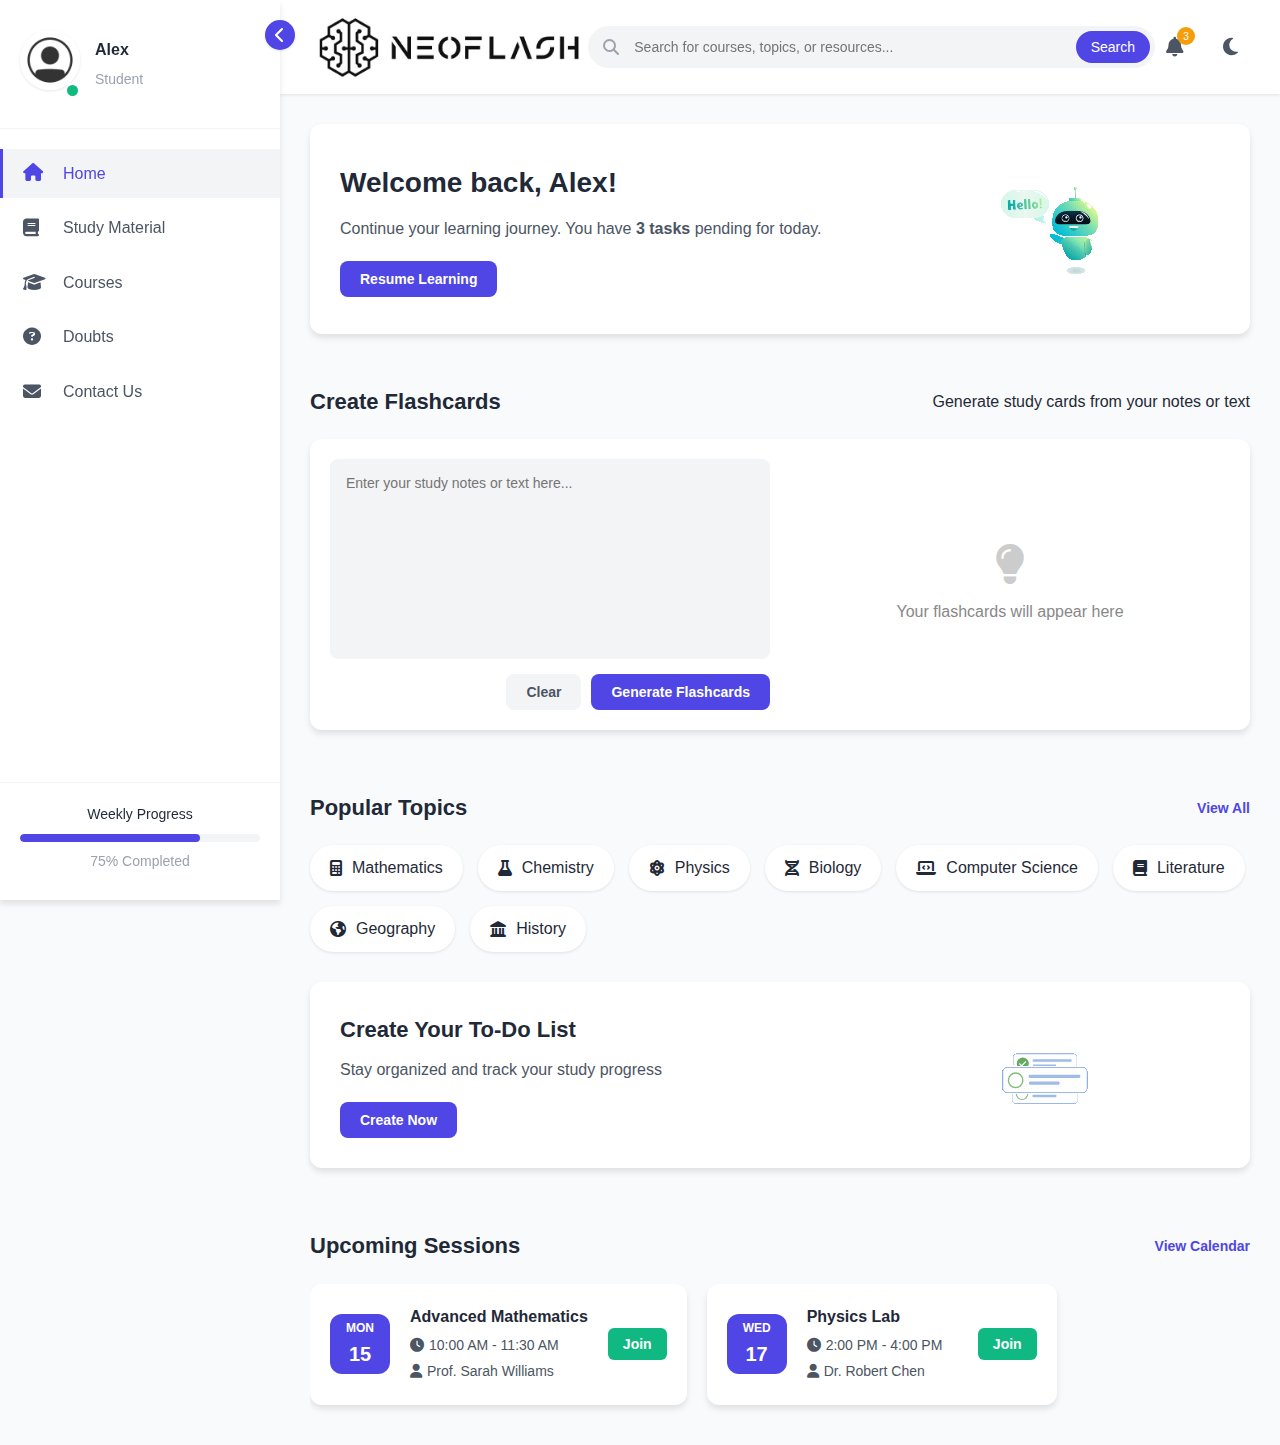
<file: html/index.html>
<!DOCTYPE html>
<html lang="en">
<head>
    <meta charset="UTF-8">
    <meta name="viewport" content="width=device-width, initial-scale=1.0">
    <title>NeoFlash - Educational Dashboard</title>
    <link rel="stylesheet" href="../css/style.css">
    <link rel="stylesheet" href="../css/card.css">
    <link rel="stylesheet" href="https://cdnjs.cloudflare.com/ajax/libs/font-awesome/6.4.0/css/all.min.css">
</head>
<body>
    <div class="app-container">
        <!-- Sidebar -->
        <aside class="sidebar" id="sidebar">
            <div class="sidebar-toggle" id="sidebar-toggle">
                <i class="fas fa-chevron-left"></i>
            </div>
            
            <div class="profile-section">
                <div class="profile-image">
                    <img src="../images/userlogo.png" alt="User Profile">
                    <div class="status-indicator online"></div>
                </div>
                <div class="profile-info">
                    <h3>Alex </h3>
                    <p>Student</p>
                </div>
            </div>
            
            <nav class="sidebar-nav">
                <ul>
                    <li ><a href="index.html"><i class="fas fa-home"></i> <span>Home</span></a></li>
                    <li><a href="repo.html"><i class="fas fa-book"></i> <span>Study Material</span></a></li>
                    <li><a href="course.html"><i class="fas fa-graduation-cap"></i> <span>Courses</span></a></li>
                    <li><a href="doubts.html"><i class="fas fa-question-circle"></i> <span>Doubts</span></a></li>
                    <li><a href="contact.html" id="contact-link"><i class="fas fa-envelope"></i> <span>Contact Us</span></a></li>
                </ul>
            </nav>
            
            <div class="sidebar-footer">
                <div class="progress-container">
                    <p>Weekly Progress</p>
                    <div class="progress-bar">
                        <div class="progress" style="width: 75%"></div>
                    </div>
                    <p class="progress-text">75% Completed</p>
                </div>
            </div>
        </aside>

        <!-- Main Content -->
        <main class="main-content">
            <header class="main-header">
                <img src="../images/logo.png" alt="" class="logo">
                <div class="search-container">
                    <i class="fas fa-search search-icon"></i>
                    <input type="text" placeholder="Search for courses, topics, or resources..." class="search-input">
                    <button class="search-btn">Search</button>
                </div>
                <div class="header-actions">
                    <button class="notification-btn">
                        <i class="fas fa-bell"></i>
                        <span class="notification-badge">3</span>
                    </button>
                    <button class="theme-toggle" id="theme-toggle">
                        <i class="fas fa-moon"></i>
                    </button>
                </div>
            </header>

            <div class="dashboard-content" id="dashboard-content">
                <section class="welcome-section">
                    <div class="welcome-card">
                        <div class="welcome-text">
                            <h1>Welcome back, Alex!</h1>
                            <p>Continue your learning journey. You have <strong>3 tasks</strong> pending for today.</p>
                            <button class="primary-btn">Resume Learning</button>
                        </div>
                        <div class="welcome-image" >
                            <img src="../images/welcome.gif" alt="Welcome Illustration">
                        </div>
                    </div>
                </section>

                <section class="flashcards-section">
                    <div class="section-header">
                        <h2>Create Flashcards</h2>
                        <p>Generate study cards from your notes or text</p>
                    </div>
                    
                    <div class="flashcard-creator">
                        <div class="input-area">
                            <textarea placeholder="Enter your study notes or text here..." id="flashcard-input"></textarea>
                            <div class="action-buttons">
                                <button class="secondary-btn" id="clear-btn">Clear</button>
                                <button class="primary-btn" id="generate-btn">Generate Flashcards</button>
                            </div>
                        </div>
                        
                        <div class="flashcards-container" id="flashcards-container">
                            <div class="empty-state">
                                <i class="fas fa-lightbulb"></i>
                                <p>Your flashcards will appear here</p>
                            </div>
                        </div>
                    </div>
                </section>

                <section class="topics-section">
                    <div class="section-header">
                        <h2>Popular Topics</h2>
                        <a href="course.html" class="view-all">View All</a>
                    </div>
                    
                    <div class="topics-container">
                        <div class="topic-tag">
                            <i class="fas fa-calculator"></i>
                            <span>Mathematics</span>
                        </div>
                        <div class="topic-tag">
                            <i class="fas fa-flask"></i>
                            <span>Chemistry</span>
                        </div>
                        <div class="topic-tag">
                            <i class="fas fa-atom"></i>
                            <span>Physics</span>
                        </div>
                        <div class="topic-tag">
                            <i class="fas fa-dna"></i>
                            <span>Biology</span>
                        </div>
                        <div class="topic-tag">
                            <i class="fas fa-laptop-code"></i>
                            <span>Computer Science</span>
                        </div>
                        <div class="topic-tag">
                            <i class="fas fa-book"></i>
                            <span>Literature</span>
                        </div>
                        <div class="topic-tag">
                            <i class="fas fa-globe-americas"></i>
                            <span>Geography</span>
                        </div>
                        <div class="topic-tag">
                            <i class="fas fa-landmark"></i>
                            <span>History</span>
                        </div>
                    </div>
                </section>

                <section class="todo-section">
                    <div class="todo-card">
                        <div class="todo-content">
                            <h2>Create Your To-Do List</h2>
                            <p>Stay organized and track your study progress</p>
                            <button class="primary-btn" id="create-todo-btn">Create Now</button>
                        </div>
                        <div class="todo-image">
                            <img src="../images/todo.gif" alt="To-Do Illustration">
                        </div>
                    </div>
                </section>

                <section class="upcoming-section">
                    <div class="section-header">
                        <h2>Upcoming Sessions</h2>
                        <a href="#" class="view-all">View Calendar</a>
                    </div>
                    
                    <div class="sessions-container">
                        <div class="session-card">
                            <div class="session-time">
                                <span class="day">MON</span>
                                <span class="date">15</span>
                            </div>
                            <div class="session-details">
                                <h3>Advanced Mathematics</h3>
                                <p><i class="fas fa-clock"></i> 10:00 AM - 11:30 AM</p>
                                <p><i class="fas fa-user"></i> Prof. Sarah Williams</p>
                            </div>
                            <button class="join-btn">Join</button>
                        </div>
                        
                        <div class="session-card">
                            <div class="session-time">
                                <span class="day">WED</span>
                                <span class="date">17</span>
                            </div>
                            <div class="session-details">
                                <h3>Physics Lab</h3>
                                <p><i class="fas fa-clock"></i> 2:00 PM - 4:00 PM</p>
                                <p><i class="fas fa-user"></i> Dr. Robert Chen</p>
                            </div>
                            <button class="join-btn">Join</button>
                        </div>
                    </div>
                </section>
            </div>

            
    <!-- Todo Modal -->
    <div class="modal" id="todo-modal">
        <div class="modal-content">
            <div class="modal-header">
                <h2>Create To-Do List</h2>
                <button class="close-btn" id="close-todo-modal">&times;</button>
            </div>
            <div class="modal-body">
                <div class="todo-input-group">
                    <input type="text" id="todo-input" placeholder="Add a new task...">
                    <button id="add-todo-btn">Add</button>
                </div>
                <ul class="todo-list" id="todo-list"></ul>
            </div>
            <div class="modal-footer">
                <button class="secondary-btn" id="clear-todos-btn">Clear All</button>
                <button class="primary-btn" id="save-todos-btn">Save</button>
            </div>
        </div>
    </div>

    <script src="../js/script.js"></script>
    <script src="../js/flashcard.js"></script>
</body>
</html>
</file>
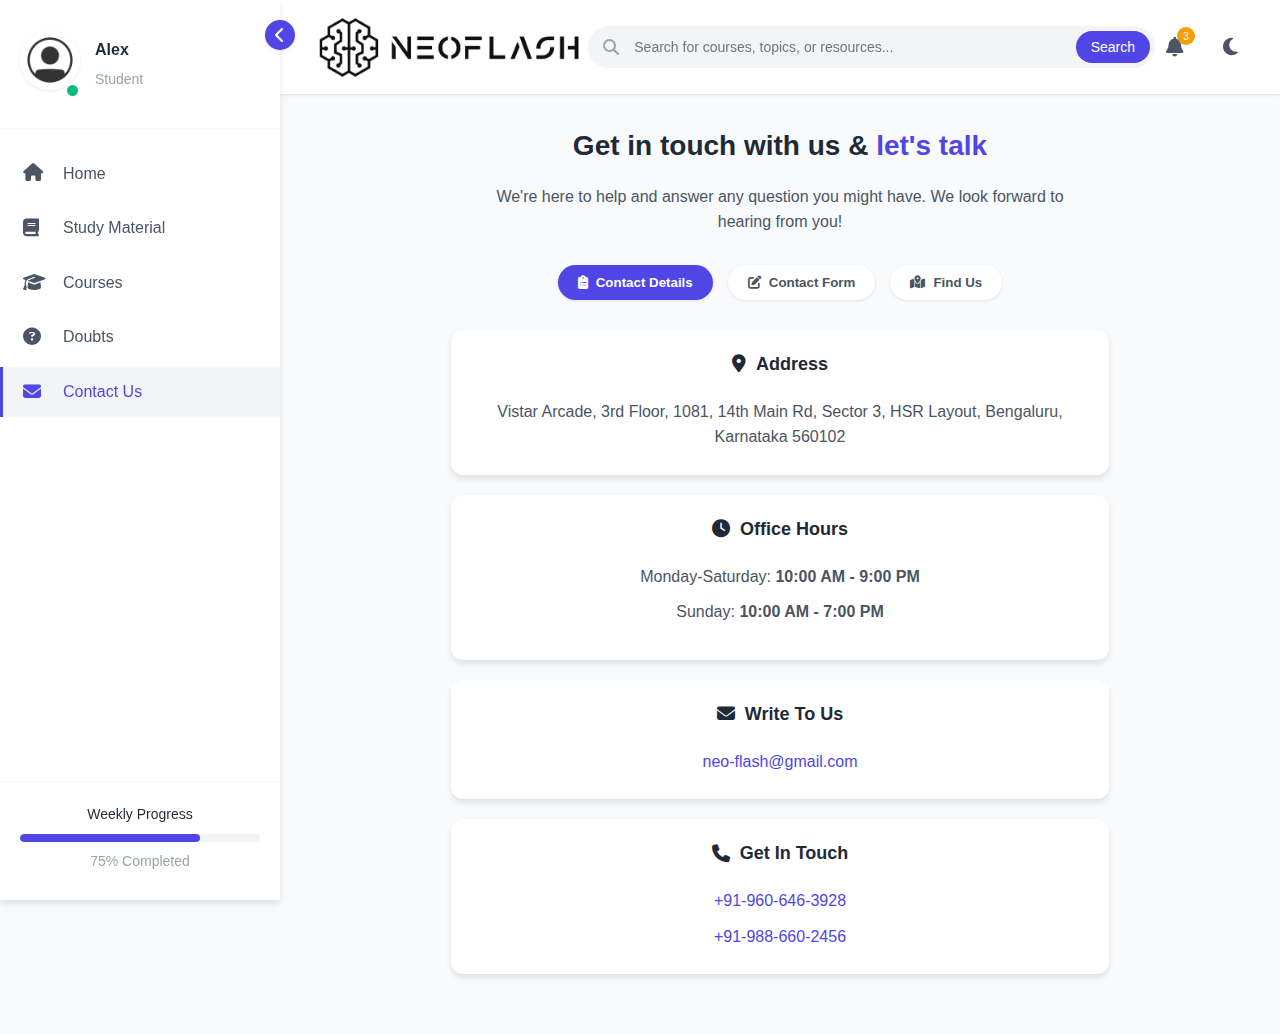
<file: html/contact.html>
<!DOCTYPE html>
<html lang="en">
<head>
    <meta charset="UTF-8">
    <meta name="viewport" content="width=device-width, initial-scale=1.0">
    <title>NeoFlash - Contact Us</title>
    <link rel="stylesheet" href="../css/style.css">
    <link rel="stylesheet" href="https://cdnjs.cloudflare.com/ajax/libs/font-awesome/6.4.0/css/all.min.css">
</head>
<body>
    <div class="app-container">
        <!-- Sidebar -->
        <aside class="sidebar" id="sidebar">
            <div class="sidebar-toggle" id="sidebar-toggle">
                <i class="fas fa-chevron-left"></i>
            </div>
            
            <div class="profile-section">
                <div class="profile-image">
                    <img src="../images/userlogo.png" alt="User Profile">
                    <div class="status-indicator online"></div>
                </div>
                <div class="profile-info">
                    <h3>Alex </h3>
                    <p>Student</p>
                </div>
            </div>
            
            <nav class="sidebar-nav">
                <ul>
                    <li><a href="index.html"><i class="fas fa-home"></i> <span>Home</span></a></li>
                    <li><a href="repo.html"><i class="fas fa-book"></i> <span>Study Material</span></a></li>
                    <li><a href="course.html"><i class="fas fa-graduation-cap"></i> <span>Courses</span></a></li>
                    <li><a href="doubts.html"><i class="fas fa-question-circle"></i> <span>Doubts</span></a></li>
                    <li class="active"><a href="contact.html"><i class="fas fa-envelope"></i> <span>Contact Us</span></a></li>
                </ul>
            </nav>
            
            <div class="sidebar-footer">
                <div class="progress-container">
                    <p>Weekly Progress</p>
                    <div class="progress-bar">
                        <div class="progress" style="width: 75%"></div>
                    </div>
                    <p class="progress-text">75% Completed</p>
                </div>
            </div>
        </aside>

        <!-- Main Content -->
        <main class="main-content">
            <header class="main-header">
                <img src="../images/logo.png" alt="" class="logo">
                <div class="search-container">
                    <i class="fas fa-search search-icon"></i>
                    <input type="text" placeholder="Search for courses, topics, or resources..." class="search-input">
                    <button class="search-btn">Search</button>
                </div>
                <div class="header-actions">
                    <button class="notification-btn">
                        <i class="fas fa-bell"></i>
                        <span class="notification-badge">3</span>
                    </button>
                    <button class="theme-toggle" id="theme-toggle">
                        <i class="fas fa-moon"></i>
                    </button>
                </div>
            </header>

            <!-- Contact Us Content -->
            <div class="contact-container">
                <div class="contact-header">
                    <h2>Get in touch with us & <a href="#" id="talk-link">let's talk</a></h2>
                    <p>We're here to help and answer any question you might have. We look forward to hearing from you!</p>
                </div>
                
                <div class="contact-methods">
                    <button class="method-btn active" data-method="details">
                        <i class="fas fa-clipboard-list"></i> Contact Details
                    </button>
                    <button class="method-btn" data-method="form">
                        <i class="fas fa-pen-to-square"></i> Contact Form
                    </button>
                    <button class="method-btn" data-method="map">
                        <i class="fas fa-map-location-dot"></i> Find Us
                    </button>
                </div>
                
                <div class="contact-details" id="contact-details">
                    <div class="contact-item" data-tooltip="Click to copy address">
                        <h3><i class="fas fa-location-dot"></i> Address</h3>
                        <p id="address">Vistar Arcade, 3rd Floor, 1081, 14th Main Rd, Sector 3, HSR Layout, Bengaluru, Karnataka 560102</p>
                    </div>
                    
                    <div class="contact-item">
                        <h3><i class="fas fa-clock"></i> Office Hours</h3>
                        <p>Monday-Saturday: <strong>10:00 AM - 9:00 PM</strong></p>
                        <p>Sunday: <strong>10:00 AM - 7:00 PM</strong></p>
                        <p id="office-status"></p>
                    </div>
                    
                    <div class="contact-item">
                        <h3><i class="fas fa-envelope"></i> Write To Us</h3>
                        <p><a href="mailto:neo-flash@gmail.com" id="email-link">neo-flash@gmail.com</a></p>
                    </div>
                    
                    <div class="contact-item">
                        <h3><i class="fas fa-phone"></i> Get In Touch</h3>
                        <p><a href="tel:+919606463928">+91-960-646-3928</a></p>
                        <p><a href="tel:+919886602456">+91-988-660-2456</a></p>
                    </div>
                </div>
                
                <div class="contact-form" id="contact-form">
                    <form id="inquiry-form">
                        <div class="form-group">
                            <label for="name">Your Name *</label>
                            <input type="text" id="name" name="name" required>
                            <div class="error-message" id="name-error">Please enter your name</div>
                        </div>
                        
                        <div class="form-group">
                            <label for="email">Your Email *</label>
                            <input type="email" id="email" name="email" required>
                            <div class="error-message" id="email-error">Please enter a valid email address</div>
                        </div>
                        
                        <div class="form-group">
                            <label for="phone">Phone Number</label>
                            <input type="tel" id="phone" name="phone">
                            <div class="error-message" id="phone-error">Please enter a valid phone number</div>
                        </div>
                        
                        <div class="form-group">
                            <label for="subject">Subject *</label>
                            <select id="subject" name="subject" required>
                                <option value="">-- Select a subject --</option>
                                <option value="general">General Inquiry</option>
                                <option value="support">Technical Support</option>
                                <option value="feedback">Feedback</option>
                                <option value="partnership">Partnership</option>
                                <option value="other">Other</option>
                            </select>
                            <div class="error-message" id="subject-error">Please select a subject</div>
                        </div>
                        
                        <div class="form-group">
                            <label for="message">Your Message *</label>
                            <textarea id="message" name="message" rows="5" required></textarea>
                            <div class="error-message" id="message-error">Please enter your message</div>
                        </div>
                        
                        <button type="submit" id="submit-btn">Send Message</button>
                    </form>
                    
                    <div class="feedback-message success-message" id="success-message">
                        Thank you for your message! We'll get back to you as soon as possible.
                    </div>
                </div>
                
                <div class="map-container" id="map-container">
                    <div class="map-placeholder">
                        <i class="fas fa-map-pin"></i>
                        <p>Interactive Map<br>HSR Layout, Bengaluru</p>
                    </div>
                </div>
            </div>
        </main>
    </div>

    <script src="../js/script.js"></script>
</body>
</html>
</file>
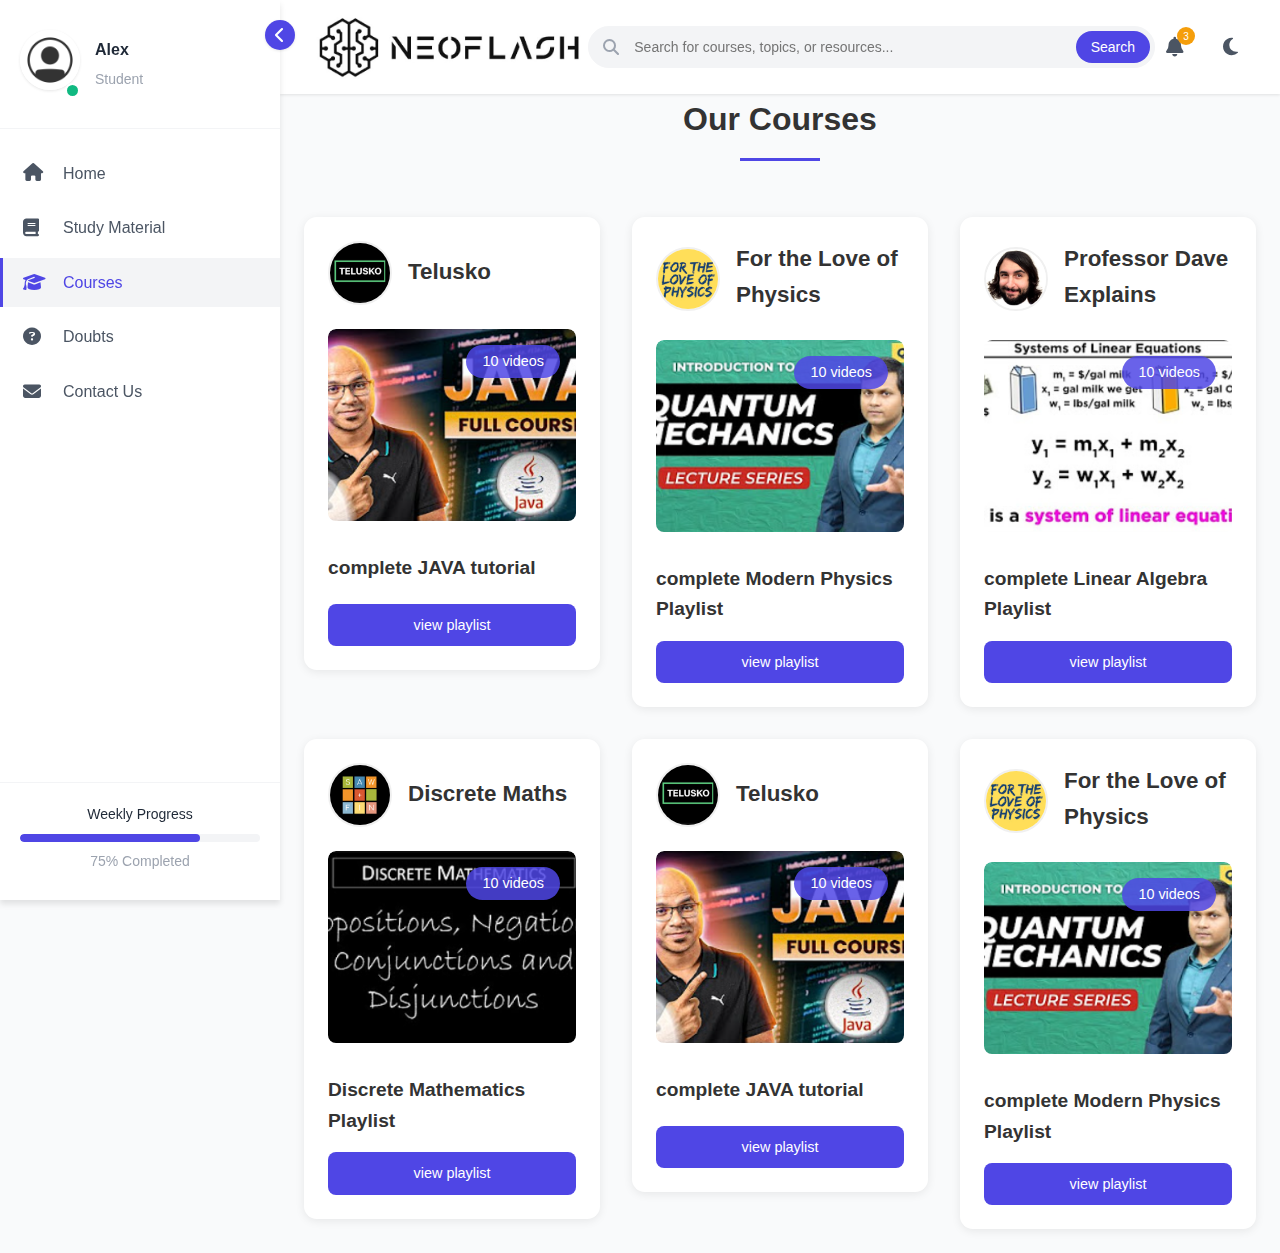
<file: html/course.html>
<!DOCTYPE html>
<html lang="en">
<head>
    <meta charset="UTF-8">
    <meta name="viewport" content="width=device-width, initial-scale=1.0">
    <title>NeoFlash - Contact Us</title>
    <link rel="stylesheet" href="../css/style.css">
    <link rel="stylesheet" href="../css/course.css">
    <link rel="stylesheet" href="https://cdnjs.cloudflare.com/ajax/libs/font-awesome/6.4.0/css/all.min.css">
</head>
<body>
    <div class="app-container">
        <!-- Sidebar -->
        <aside class="sidebar" id="sidebar">
            <div class="sidebar-toggle" id="sidebar-toggle">
                <i class="fas fa-chevron-left"></i>
            </div>
            
            <div class="profile-section">
                <div class="profile-image">
                    <img src="../images/userlogo.png" alt="User Profile">
                    <div class="status-indicator online"></div>
                </div>
                <div class="profile-info">
                    <h3>Alex </h3>
                    <p>Student</p>
                </div>
            </div>
            
            <nav class="sidebar-nav">
                <ul>
                    <li><a href="index.html"><i class="fas fa-home"></i> <span>Home</span></a></li>
                    <li><a href="repo.html"><i class="fas fa-book"></i> <span>Study Material</span></a></li>
                    <li class="active"><a href="course.html"><i class="fas fa-graduation-cap"></i> <span>Courses</span></a></li>
                    <li><a href="doubts.html"><i class="fas fa-question-circle"></i> <span>Doubts</span></a></li>
                    <li><a href="contact.html"><i class="fas fa-envelope"></i> <span>Contact Us</span></a></li>
                </ul>
            </nav>
            
            <div class="sidebar-footer">
                <div class="progress-container">
                    <p>Weekly Progress</p>
                    <div class="progress-bar">
                        <div class="progress" style="width: 75%"></div>
                    </div>
                    <p class="progress-text">75% Completed</p>
                </div>
            </div>
        </aside>

        <!-- Main Content -->
        <main class="main-content">
            <header class="main-header">
                <img src="../images/logo.png" alt="" class="logo">
                <div class="search-container">
                    <i class="fas fa-search search-icon"></i>
                    <input type="text" placeholder="Search for courses, topics, or resources..." class="search-input">
                    <button class="search-btn">Search</button>
                </div>
                <div class="header-actions">
                    <button class="notification-btn">
                        <i class="fas fa-bell"></i>
                        <span class="notification-badge">3</span>
                    </button>
                    <button class="theme-toggle" id="theme-toggle">
                        <i class="fas fa-moon"></i>
                    </button>
                </div>
            </header>

            <!-- Back Button -->
            <button class="back-button" id="back-button">
                <i class="fas fa-arrow-left"></i> Back to Courses
            </button>

            <!-- iframe for YouTube playlists -->
            <iframe id="playlist-iframe" class="content-iframe" allowfullscreen></iframe>

            <!-- Course Content -->
            <section class="courses" id="courses-section">
                <h1 class="heading">our courses</h1>
                <div class="box-container">
                    <div class="box">
                        <div class="tutor">
                            <img src="../images/teluskologo.png" alt="">
                            <div class="info">
                                <h3>Telusko</h3>
                            </div>
                        </div>
                        <div class="thumb">
                            <img src="../images/javacover.png" alt="">
                            <span>10 videos</span>
                        </div>
                        <h3 class="title">complete JAVA tutorial</h3>
                        <a href="#" class="inline-btn playlist-btn" data-playlist="https://www.youtube.com/embed/videoseries?list=PLsyeobzWxl7pe_IiTfNyr55kwJPWbgxB5">view playlist</a>

                    </div>

                    <div class="box">
                        <div class="tutor">
                            <img src="../images/mplogo.png" alt="">
                            <div class="info">
                                <h3>For the Love of Physics</h3>
                            </div>
                        </div>
                        <div class="thumb">
                            <img src="../images/mpcover.png" alt="">
                            <span>10 videos</span>
                        </div>
                        <h3 class="title">complete Modern Physics Playlist</h3>
                        <a href="#" class="inline-btn playlist-btn" data-playlist="https://www.youtube.com/embed/videoseries?list=PLRN3HroZGu2mCtdalEmZAM2nr1xBWAtUn">view playlist</a>

                    </div>

                    <div class="box">
                        <div class="tutor">
                            <img src="../images/prodavelogo.png" alt="">
                            <div class="info">
                                <h3>Professor Dave Explains</h3>
                            </div>
                        </div>
                        <div class="thumb">
                            <img src="../images/lacover.png" alt="">
                            <span>10 videos</span>
                        </div>
                        <h3 class="title">complete Linear Algebra Playlist</h3>
                        <a href="#" class="inline-btn playlist-btn" data-playlist="https://www.youtube.com/embed/videoseries?list=PLybg94GvOJ9En46TNCXL2n6SiqRc_iMB8">view playlist</a>

                    </div>

                    <div class="box">
                        <div class="tutor">
                            <img src="../images/discretlogo.png" alt="">
                            <div class="info">
                                <h3>Discrete Maths</h3>
                            </div>
                        </div>
                        <div class="thumb">
                            <img src="../images/discretecover.png" alt="">
                            <span>10 videos</span>
                        </div>
                        <h3 class="title">Discrete Mathematics Playlist</h3>
                        <a href="#" class="inline-btn playlist-btn" data-playlist="https://www.youtube.com/embed/videoseries?list=PLl-gb0E4MII28GykmtuBXNUNoej-vY5Rz">view playlist</a>
                    </div>

                    <div class="box">
                        <div class="tutor">
                            <img src="../images/teluskologo.png" alt="">
                            <div class="info">
                                <h3>Telusko</h3>
                            </div>
                        </div>
                        <div class="thumb">
                            <img src="../images/javacover.png" alt="">
                            <span>10 videos</span>
                        </div>
                        <h3 class="title">complete JAVA tutorial</h3>
                        <a href="#" class="inline-btn playlist-btn" data-playlist="https://www.youtube.com/embed/videoseries?list=PLsyeobzWxl7pe_IiTfNyr55kwJPWbgxB5">view playlist</a>

                    </div>

                    <div class="box">
                        <div class="tutor">
                            <img src="../images/mplogo.png" alt="">
                            <div class="info">
                                <h3>For the Love of Physics</h3>
                            </div>
                        </div>
                        <div class="thumb">
                            <img src="../images/mpcover.png" alt="">
                            <span>10 videos</span>
                        </div>
                        <h3 class="title">complete Modern Physics Playlist</h3>
                        <a href="#" class="inline-btn playlist-btn" data-playlist="https://www.youtube.com/embed/videoseries?list=PLRN3HroZGu2mCtdalEmZAM2nr1xBWAtUn">view playlist</a>

                    </div>
                </div>
            </section>
        </main>
    </div>
    <script src="../js/script.js"></script>
</body>
</html>
</file>
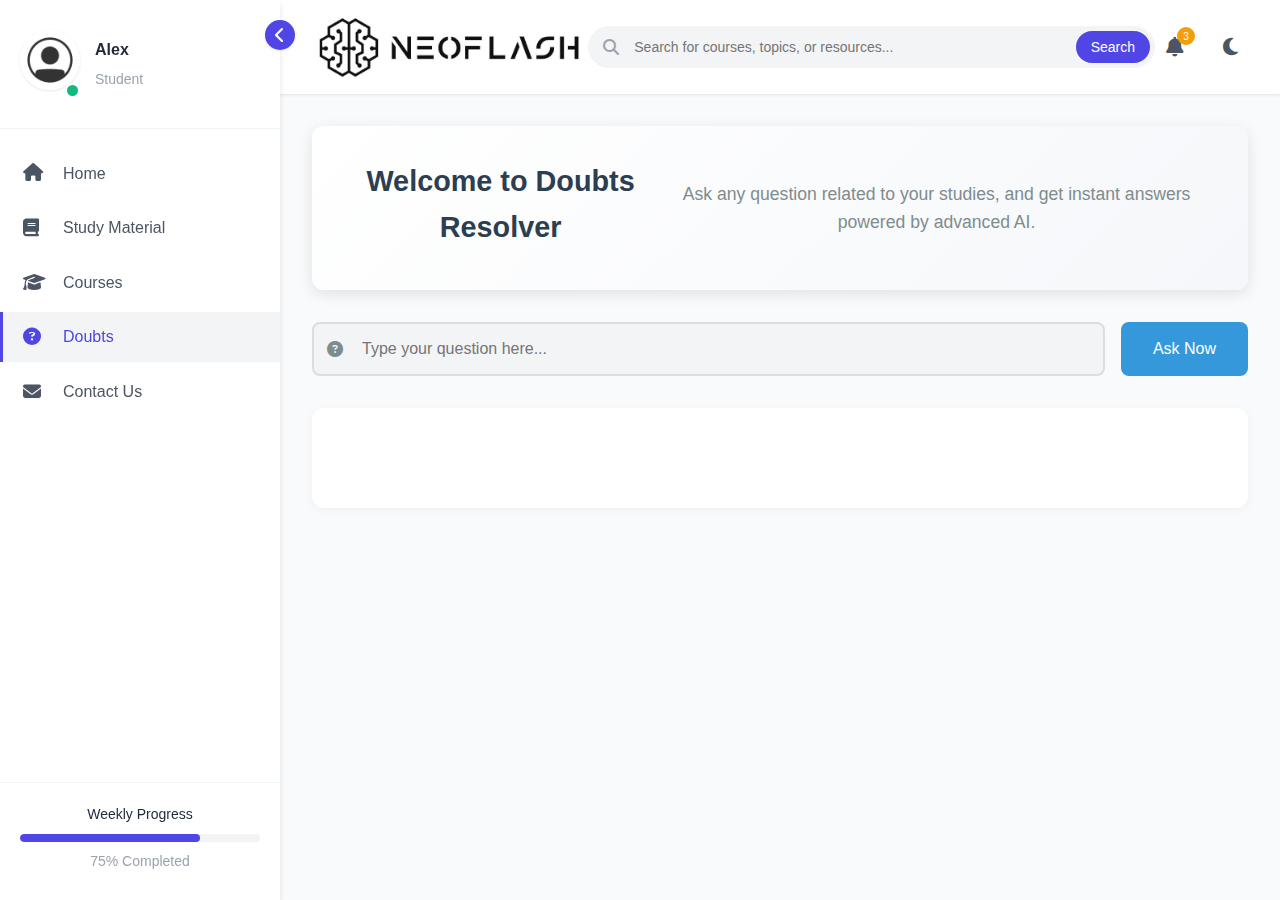
<file: html/doubts.html>
<!DOCTYPE html>
<html lang="en">
<head>
    <meta charset="UTF-8">
    <meta name="viewport" content="width=device-width, initial-scale=1.0">
    <title>NeoFlash - Doubts</title>
    <link rel="stylesheet" href="../css/style.css">
    <link rel="stylesheet" href="https://cdnjs.cloudflare.com/ajax/libs/font-awesome/6.4.0/css/all.min.css">
    <link rel="stylesheet" href="../css/doubts.css">
</head>
<body>
    <div class="app-container">
        <!-- Sidebar -->
        <aside class="sidebar" id="sidebar">
            <div class="sidebar-toggle" id="sidebar-toggle">
                <i class="fas fa-chevron-left"></i>
            </div>
            
            <div class="profile-section">
                <div class="profile-image">
                    <img src="../images/userlogo.png" alt="User Profile">
                    <div class="status-indicator online"></div>
                </div>
                <div class="profile-info">
                    <h3>Alex</h3>
                    <p>Student</p>
                </div>
            </div>
            
            <nav class="sidebar-nav">
                <ul>
                    <li><a href="index.html"><i class="fas fa-home"></i> <span>Home</span></a></li>
                    <li><a href="repo.html"><i class="fas fa-book"></i> <span>Study Material</span></a></li>
                    <li><a href="course.html"><i class="fas fa-graduation-cap"></i> <span>Courses</span></a></li>
                    <li class="active"><a href="doubts.html"><i class="fas fa-question-circle"></i> <span>Doubts</span></a></li>
                    <li><a href="contact.html"><i class="fas fa-envelope"></i> <span>Contact Us</span></a></li>
                </ul>
            </nav>
            
            <div class="sidebar-footer">
                <div class="progress-container">
                    <p>Weekly Progress</p>
                    <div class="progress-bar">
                        <div class="progress" style="width: 75%"></div>
                    </div>
                    <p class="progress-text">75% Completed</p>
                </div>
            </div>
        </aside>

        <!-- Main Content -->
        <main class="main-content">
            <header class="main-header">
                <img src="../images/logo.png" alt="" class="logo">
                <div class="search-container">
                    <i class="fas fa-search search-icon"></i>
                    <input type="text" placeholder="Search for courses, topics, or resources..." class="search-input">
                    <button class="search-btn">Search</button>
                </div>
                <div class="header-actions">
                    <button class="notification-btn">
                        <i class="fas fa-bell"></i>
                        <span class="notification-badge">3</span>
                    </button>
                    <button class="theme-toggle" id="theme-toggle">
                        <i class="fas fa-moon"></i>
                    </button>
                </div>
            </header>

            <section class="doubts-section">
                <div class="welcome-card">
                    <h2>Welcome to Doubts Resolver</h2>
                    <p>Ask any question related to your studies, and get instant answers powered by advanced AI.</p>
                </div>

                <div class="doubt-input-container">
                    <div class="input-wrapper">
                        <i class="fas fa-question-circle input-icon"></i>
                        <input type="text" id="doubt-input" placeholder="Type your question here..." class="doubt-input">
                    </div>
                    <button id="submit-doubt" class="submit-btn">Ask Now</button>
                </div>

                <div class="response-container" id="response-container">
                    <!-- Responses will be dynamically added here -->
                </div>
            </section>
        </main>
    </div>

    <script src="../js/doubts.js"></script>
    <script src="../js/script.js"></script>
</body>
</html>
</file>
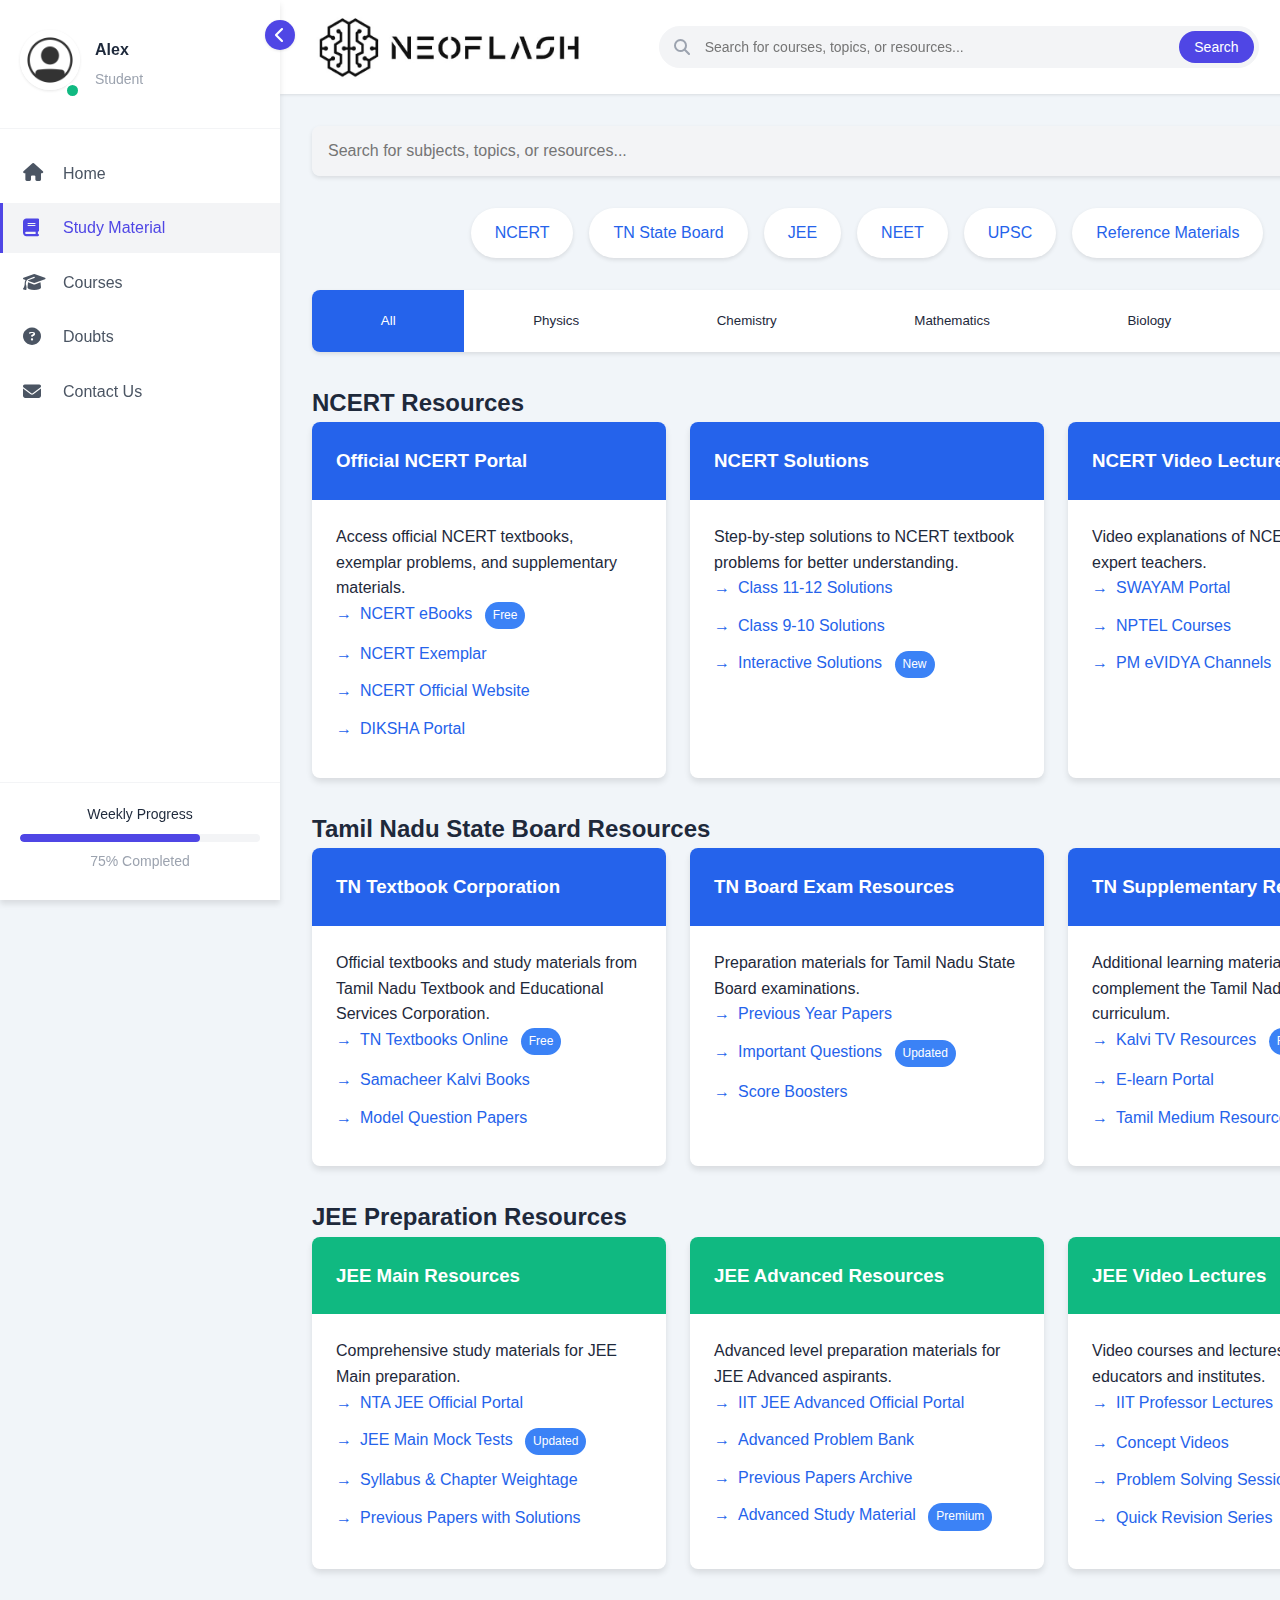
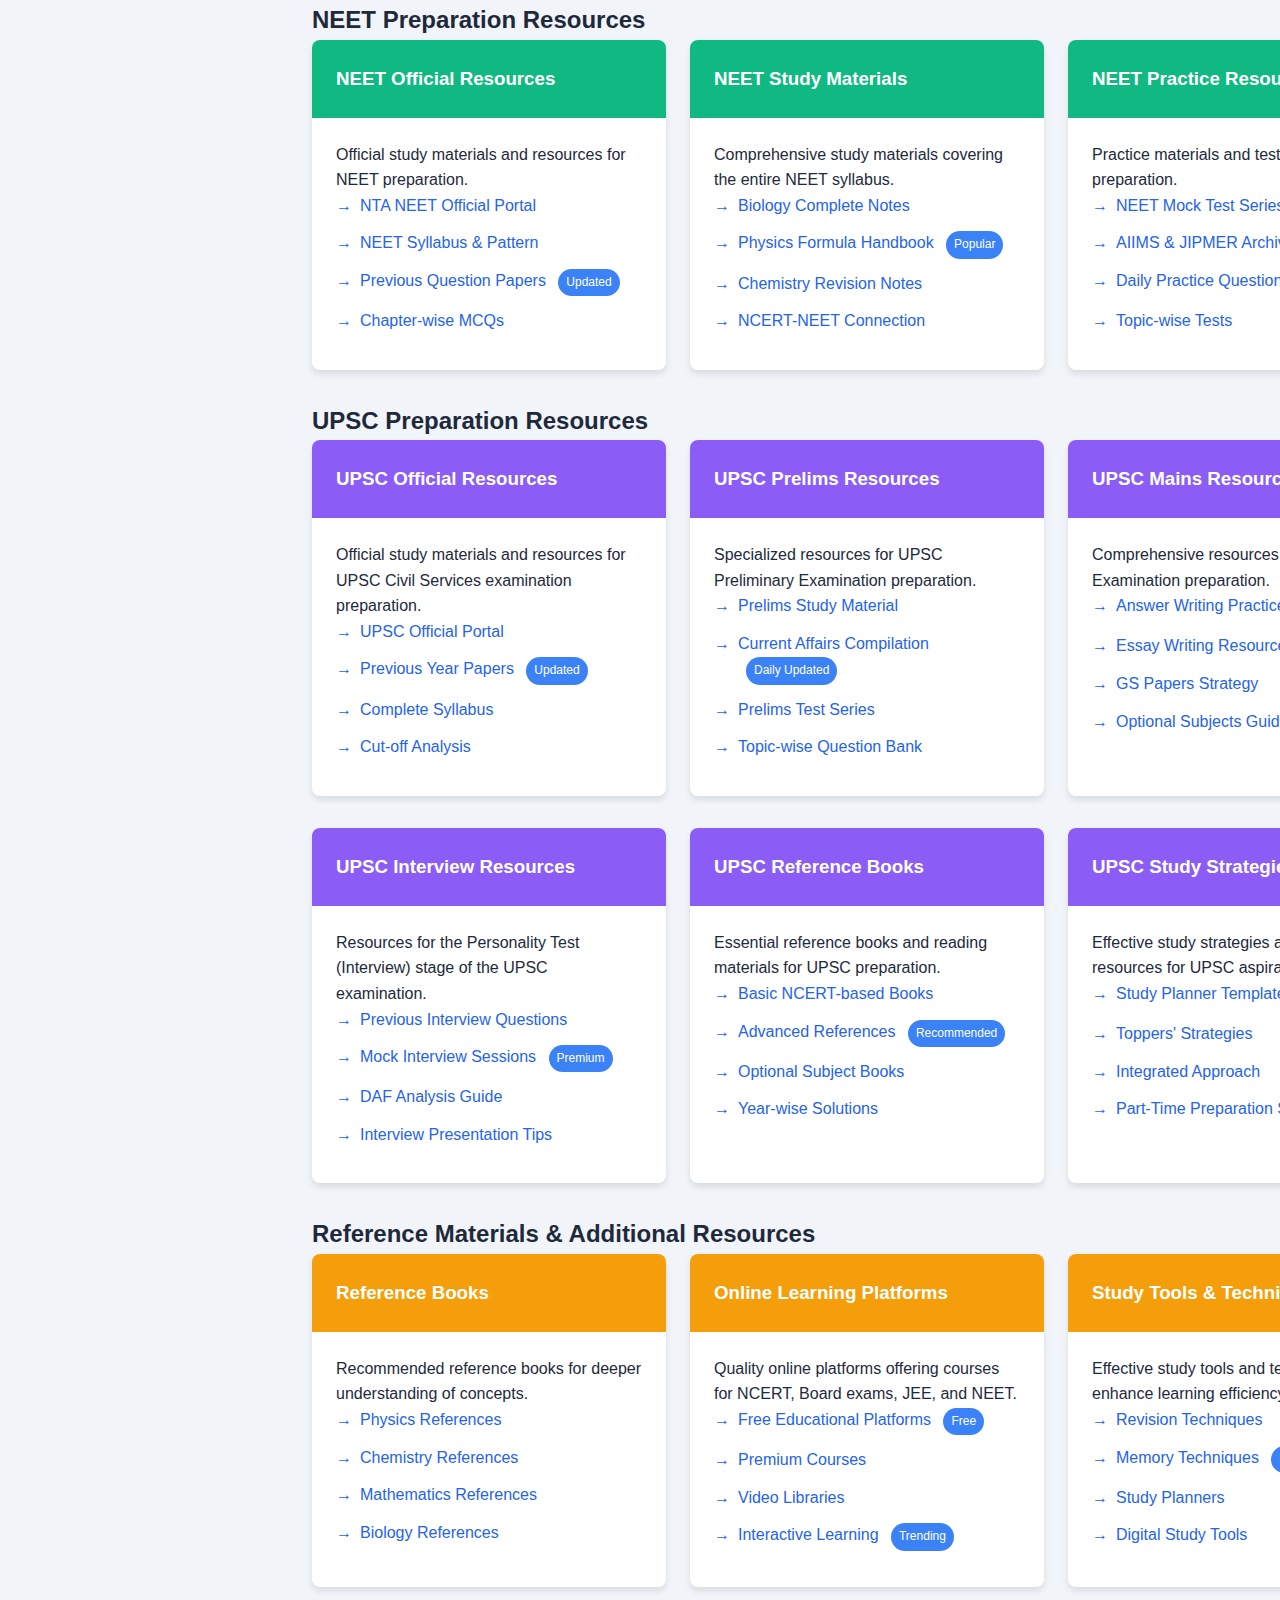
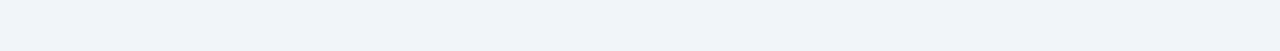
<file: html/repo.html>
<!DOCTYPE html>
<html lang="en">
<head>
    <meta charset="UTF-8">
    <meta name="viewport" content="width=device-width, initial-scale=1.0">
    <title>NeoFlash - Doubts</title>
    <link rel="stylesheet" href="../css/style.css">
    <link rel="stylesheet" href="https://cdnjs.cloudflare.com/ajax/libs/font-awesome/6.4.0/css/all.min.css">
    <link rel="stylesheet" href="../css/repo.css">
</head>
<body>
    <div class="app-container">
        <!-- Sidebar -->
        <aside class="sidebar" id="sidebar">
            <div class="sidebar-toggle" id="sidebar-toggle">
                <i class="fas fa-chevron-left"></i>
            </div>
            
            <div class="profile-section">
                <div class="profile-image">
                    <img src="../images/userlogo.png" alt="User Profile">
                    <div class="status-indicator online"></div>
                </div>
                <div class="profile-info">
                    <h3>Alex</h3>
                    <p>Student</p>
                </div>
            </div>
            
            <nav class="sidebar-nav">
                <ul>
                    <li><a href="index.html"><i class="fas fa-home"></i> <span>Home</span></a></li>
                    <li class="active"><a href="repo.html"><i class="fas fa-book"></i> <span>Study Material</span></a></li>
                    <li><a href="course.html"><i class="fas fa-graduation-cap"></i> <span>Courses</span></a></li>
                    <li ><a href="doubts.html"><i class="fas fa-question-circle"></i> <span>Doubts</span></a></li>
                    <li><a href="contact.html"><i class="fas fa-envelope"></i> <span>Contact Us</span></a></li>
                </ul>
            </nav>
            
            <div class="sidebar-footer">
                <div class="progress-container">
                    <p>Weekly Progress</p>
                    <div class="progress-bar">
                        <div class="progress" style="width: 75%"></div>
                    </div>
                    <p class="progress-text">75% Completed</p>
                </div>
            </div>
        </aside>

        <!-- Main Content -->
        <main class="main-content">
            <header class="main-header">
                <img src="../images/logo.png" alt="" class="logo">
                <div class="search-container">
                    <i class="fas fa-search search-icon"></i>
                    <input type="text" placeholder="Search for courses, topics, or resources..." class="search-input">
                    <button class="search-btn">Search</button>
                </div>
                <div class="header-actions">
                    <button class="notification-btn">
                        <i class="fas fa-bell"></i>
                        <span class="notification-badge">3</span>
                    </button>
                    <button class="theme-toggle" id="theme-toggle">
                        <i class="fas fa-moon"></i>
                    </button>
                </div>
            </header>

            <!-- Repo Part -->
             <div class="container">
    <div class="reposearch-container">
      <input type="text" class="reposearch-input" placeholder="Search for subjects, topics, or resources..." id="searchInput">
      <button class="search-button" onclick="search()">Search</button>
    </div>
    
    <div class="quick-links">
      <a href="#ncert" class="quick-link">NCERT</a>
      <a href="#tnboard" class="quick-link">TN State Board</a>
      <a href="#jee" class="quick-link">JEE</a>
      <a href="#neet" class="quick-link">NEET</a>
      <a href="#upsc" class="quick-link">UPSC</a>
      <a href="#reference" class="quick-link">Reference Materials</a>
    </div>
    
    <div class="subject-tabs">
      <button class="subject-tab active" onclick="filterSubject('all')">All</button>
      <button class="subject-tab" onclick="filterSubject('physics')">Physics</button>
      <button class="subject-tab" onclick="filterSubject('chemistry')">Chemistry</button>
      <button class="subject-tab" onclick="filterSubject('mathematics')">Mathematics</button>
      <button class="subject-tab" onclick="filterSubject('biology')">Biology</button>
      <button class="subject-tab" onclick="filterSubject('social')">Social Studies</button>
    </div>
    
    <h2 id="ncert">NCERT Resources</h2>
    <div class="card-container">
      <div class="card" data-subject="all physics chemistry mathematics biology social">
        <div class="card-header">
          <h3>Official NCERT Portal</h3>
        </div>
        <div class="card-body">
          <p>Access official NCERT textbooks, exemplar problems, and supplementary materials.</p>
          <ul class="resource-list">
            <li><a href="https://ncert.nic.in/textbook.php" class="resource-link" onclick="showModal('NCERT eBooks', 'Access free PDF versions of all NCERT textbooks from Class 1 to Class 12.')">NCERT eBooks</a> <span class="badge">Free</span></li>
            <li><a href="https://ncert.nic.in/exemplar-problems.php" class="resource-link" onclick="showModal('NCERT Exemplar', 'Advanced problems designed to deepen understanding of concepts.')">NCERT Exemplar</a></li>
            <li><a href="https://ncert.nic.in/" class="resource-link" onclick="showModal('NCERT Official', 'The official NCERT website with comprehensive educational resources.')">NCERT Official Website</a></li>
            <li><a href="https://diksha.gov.in/" class="resource-link" onclick="showModal('DIKSHA Portal', 'NCERT\'s digital infrastructure for providing quality e-learning content.')">DIKSHA Portal</a></li>
          </ul>
        </div>
      </div>
      
      <div class="card" data-subject="all physics chemistry mathematics">
        <div class="card-header">
          <h3>NCERT Solutions</h3>
        </div>
        <div class="card-body">
          <p>Step-by-step solutions to NCERT textbook problems for better understanding.</p>
          <ul class="resource-list">
            <li><a href="https://www.learncbse.in/ncert-solutions-for-class-12/" class="resource-link" onclick="showModal('Class 11-12 Solutions', 'Detailed solutions for senior secondary classes aligned with CBSE curriculum.')">Class 11-12 Solutions</a></li>
            <li><a href="https://www.learncbse.in/ncert-solutions-for-class-10/" class="resource-link" onclick="showModal('Class 9-10 Solutions', 'Comprehensive explanations for secondary class questions.')">Class 9-10 Solutions</a></li>
            <li><a href="https://www.youtube.com/c/NCERTOfficial" class="resource-link" onclick="showModal('Interactive Solutions', 'Video explanations and interactive content for complex problems.')">Interactive Solutions</a> <span class="badge">New</span></li>
          </ul>
        </div>
      </div>
      
      <div class="card" data-subject="all physics chemistry mathematics biology">
        <div class="card-header">
          <h3>NCERT Video Lectures</h3>
        </div>
        <div class="card-body">
          <p>Video explanations of NCERT chapters by expert teachers.</p>
          <ul class="resource-list">
            <li><a href="https://swayam.gov.in/" class="resource-link" onclick="showModal('SWAYAM Portal', 'Government initiative offering online courses and lectures based on NCERT curriculum.')">SWAYAM Portal</a></li>
            <li><a href="https://nptel.ac.in/" class="resource-link" onclick="showModal('NPTEL Courses', 'High-quality engineering and science courses that supplement NCERT content.')">NPTEL Courses</a></li>
            <li><a href="https://www.pmevidya.education.gov.in/" class="resource-link" onclick="showModal('PM eVIDYA Channels', 'Educational TV channels with structured curriculum-based content.')">PM eVIDYA Channels</a> <span class="badge">Free</span></li>
          </ul>
        </div>
      </div>
    </div>
    
    <h2 id="tnboard">Tamil Nadu State Board Resources</h2>
    <div class="card-container">
      <div class="card state-board" data-subject="all physics chemistry mathematics biology social">
        <div class="card-header">
          <h3>TN Textbook Corporation</h3>
        </div>
        <div class="card-body">
          <p>Official textbooks and study materials from Tamil Nadu Textbook and Educational Services Corporation.</p>
          <ul class="resource-list">
            <li><a href="https://www.textbooksonline.tn.nic.in/" class="resource-link" onclick="showModal('TN Textbooks', 'Official website for Tamil Nadu textbooks with downloadable content.')">TN Textbooks Online</a> <span class="badge">Free</span></li>
            <li><a href="https://www.tntextbooks.in/" class="resource-link" onclick="showModal('Samacheer Kalvi', 'Standardized TN State Board curriculum materials.')">Samacheer Kalvi Books</a></li>
            <li><a href="https://www.dge.tn.gov.in/" class="resource-link" onclick="showModal('TN Model Papers', 'Previous years\' question papers with solutions.')">Model Question Papers</a></li>
          </ul>
        </div>
      </div>
      
      <div class="card state-board" data-subject="all physics chemistry mathematics biology">
        <div class="card-header">
          <h3>TN Board Exam Resources</h3>
        </div>
        <div class="card-body">
          <p>Preparation materials for Tamil Nadu State Board examinations.</p>
          <ul class="resource-list">
            <li><a href="https://www.dge.tn.gov.in/previousquestionpapers" class="resource-link" onclick="showModal('Previous Year Papers', 'Collection of past examination papers for all subjects.')">Previous Year Papers</a></li>
            <li><a href="https://www.tnschools.gov.in/important-questions" class="resource-link" onclick="showModal('Important Questions', 'Curated list of frequently asked and important questions for board exams.')">Important Questions</a> <span class="badge">Updated</span></li>
            <li><a href="https://www.samacheerkalvi.guru/" class="resource-link" onclick="showModal('Score Boosters', 'Last-minute revision notes and quick reference materials.')">Score Boosters</a></li>
          </ul>
        </div>
      </div>
      
      <div class="card state-board" data-subject="all physics chemistry mathematics biology social">
        <div class="card-header">
          <h3>TN Supplementary Resources</h3>
        </div>
        <div class="card-body">
          <p>Additional learning materials to complement the Tamil Nadu State Board curriculum.</p>
          <ul class="resource-list">
            <li><a href="https://kalvitholaikatchi.com/" class="resource-link" onclick="showModal('Kalvi TV', 'Educational television channel dedicated to TN State Board curriculum.')">Kalvi TV Resources</a> <span class="badge">Free</span></li>
            <li><a href="https://tnschools.gov.in/elearn" class="resource-link" onclick="showModal('E-learn Portal', 'Interactive online learning platform for TN students.')">E-learn Portal</a></li>
            <li><a href="https://www.kalviseithi.net/" class="resource-link" onclick="showModal('Tamil Medium Resources', 'Study materials specifically for Tamil medium students.')">Tamil Medium Resources</a></li>
          </ul>
        </div>
      </div>
    </div>
    
    <h2 id="jee">JEE Preparation Resources</h2>
    <div class="card-container">
      <div class="card jee-neet" data-subject="all physics chemistry mathematics">
        <div class="card-header">
          <h3>JEE Main Resources</h3>
        </div>
        <div class="card-body">
          <p>Comprehensive study materials for JEE Main preparation.</p>
          <ul class="resource-list">
            <li><a href="https://jeemain.nta.nic.in/" class="resource-link" onclick="showModal('NTA JEE Portal', 'Official National Testing Agency portal for JEE Main examination.')">NTA JEE Official Portal</a></li>
            <li><a href="https://www.nta.ac.in/Download/MockTest" class="resource-link" onclick="showModal('JEE Main Mock Tests', 'Full-length practice tests with detailed solutions and analysis.')">JEE Main Mock Tests</a> <span class="badge">Updated</span></li>
            <li><a href="https://jeemain.nta.nic.in/syllabus/" class="resource-link" onclick="showModal('JEE Main Syllabus', 'Detailed chapter-wise syllabus and weightage analysis.')">Syllabus & Chapter Weightage</a></li>
            <li><a href="https://jeemain.nta.nic.in/previous-papers/" class="resource-link" onclick="showModal('Previous Papers', 'Last 10 years\' JEE Main question papers with solutions.')">Previous Papers with Solutions</a></li>
          </ul>
        </div>
      </div>
      
      <div class="card jee-neet" data-subject="all physics chemistry mathematics">
        <div class="card-header">
          <h3>JEE Advanced Resources</h3>
        </div>
        <div class="card-body">
          <p>Advanced level preparation materials for JEE Advanced aspirants.</p>
          <ul class="resource-list">
            <li><a href="https://jeeadv.ac.in/" class="resource-link" onclick="showModal('IIT JEE Portal', 'Official portal for JEE Advanced examination conducted by IITs.')">IIT JEE Advanced Official Portal</a></li>
            <li><a href="https://www.iitm.ac.in/academics/academic-courses/jee-advanced" class="resource-link" onclick="showModal('Advanced Problem Bank', 'Collection of challenging problems for JEE Advanced preparation.')">Advanced Problem Bank</a></li>
            <li><a href="https://jeeadv.ac.in/past-question-papers.html" class="resource-link" onclick="showModal('Previous Papers', 'Past 15 years\' JEE Advanced question papers with detailed solutions.')">Previous Papers Archive</a></li>
            <li><a href="https://www.iitb.ac.in/en/education/jee-advanced" class="resource-link" onclick="showModal('Advanced Study Material', 'Topic-wise study material for each subject at JEE Advanced level.')">Advanced Study Material</a> <span class="badge">Premium</span></li>
          </ul>
        </div>
      </div>
      
      <div class="card jee-neet" data-subject="all physics chemistry mathematics">
        <div class="card-header">
          <h3>JEE Video Lectures</h3>
        </div>
        <div class="card-body">
          <p>Video courses and lectures by top JEE educators and institutes.</p>
          <ul class="resource-list">
            <li><a href="https://www.youtube.com/c/IITDelhi" class="resource-link" onclick="showModal('IIT Professor Lectures', 'Video lectures by professors from various IITs.')">IIT Professor Lectures</a> <span class="badge">Free</span></li>
            <li><a href="https://unacademy.com/goal/jee-main-and-advanced/TMUVD" class="resource-link" onclick="showModal('Concept Videos', 'Topic-wise concept explanation videos for JEE preparation.')">Concept Videos</a></li>
            <li><a href="https://www.youtube.com/c/physicswallah" class="resource-link" onclick="showModal('Problem Solving Sessions', 'Live and recorded problem-solving sessions for difficult JEE topics.')">Problem Solving Sessions</a></li>
            <li><a href="https://www.vedantu.com/jee/revision" class="resource-link" onclick="showModal('Quick Revision Series', 'Short videos for quick revision before exams.')">Quick Revision Series</a> <span class="badge">New</span></li>
          </ul>
        </div>
      </div>
    </div>
    
    <h2 id="neet">NEET Preparation Resources</h2>
    <div class="card-container">
      <div class="card jee-neet" data-subject="all biology physics chemistry">
        <div class="card-header">
          <h3>NEET Official Resources</h3>
        </div>
        <div class="card-body">
          <p>Official study materials and resources for NEET preparation.</p>
          <ul class="resource-list">
            <li><a href="https://neet.nta.nic.in/" class="resource-link" onclick="showModal('NTA NEET Portal', 'Official National Testing Agency portal for NEET examination.')">NTA NEET Official Portal</a></li>
            <li><a href="https://neet.nta.nic.in/information-bulletin/" class="resource-link" onclick="showModal('NEET Syllabus', 'Complete chapter-wise syllabus with marking scheme and distribution.')">NEET Syllabus & Pattern</a></li>
            <li><a href="https://neet.nta.nic.in/previous-year-question-papers/" class="resource-link" onclick="showModal('Previous Question Papers', 'Collection of past NEET examination papers with solutions.')">Previous Question Papers</a> <span class="badge">Updated</span></li>
            <li><a href="https://www.nta.ac.in/Download/ExamSpecificResources/NEET" class="resource-link" onclick="showModal('Chapter-wise MCQs', 'Extensive collection of MCQs organized by chapter and topic.')">Chapter-wise MCQs</a></li>
          </ul>
        </div>
      </div>
      
      <div class="card jee-neet" data-subject="all biology physics chemistry">
        <div class="card-header">
          <h3>NEET Study Materials</h3>
        </div>
        <div class="card-body">
          <p>Comprehensive study materials covering the entire NEET syllabus.</p>
          <ul class="resource-list">
            <li><a href="https://byjus.com/neet/biology-notes/" class="resource-link" onclick="showModal('Biology Notes', 'Detailed notes covering Botany and Zoology for NEET.')">Biology Complete Notes</a></li>
            <li><a href="https://www.vedantu.com/formula/physics-formulas-for-neet" class="resource-link" onclick="showModal('Physics Formulas', 'Compilation of all important formulas and concepts for NEET Physics.')">Physics Formula Handbook</a> <span class="badge">Popular</span></li>
            <li><a href="https://www.aakash.ac.in/important-concepts/chemistry" class="resource-link" onclick="showModal('Chemistry Revision', 'Quick revision notes for Organic, Inorganic, and Physical Chemistry.')">Chemistry Revision Notes</a></li>
            <li><a href="https://www.embibe.com/exams/ncert-for-neet/" class="resource-link" onclick="showModal('NCERT-NEET Connection', 'Study material highlighting the connection between NCERT and NEET questions.')">NCERT-NEET Connection</a></li>
          </ul>
        </div>
      </div>
      
      <div class="card jee-neet" data-subject="all biology physics chemistry">
        <div class="card-header">
          <h3>NEET Practice Resources</h3>
        </div>
        <div class="card-body">
          <p>Practice materials and test series for NEET preparation.</p>
          <ul class="resource-list">
            <li><a href="https://www.nta.ac.in/MockTest" class="resource-link" onclick="showModal('NEET Mock Tests', 'Full-length mock tests simulating the actual NEET exam environment.')">NEET Mock Test Series</a></li>
            <li><a href="https://www.education.gov.in/archives-aiims-jipmer" class="resource-link" onclick="showModal('AIIMS & JIPMER Archive', 'Previous papers from AIIMS and JIPMER exams that are now part of NEET.')">AIIMS & JIPMER Archive</a></li>
            <li><a href="https://www.neetprep.com/practice-questions" class="resource-link" onclick="showModal('Daily Practice Questions', 'Daily MCQ practice sets with detailed explanations.')">Daily Practice Questions</a> <span class="badge">Free</span></li>
            <li><a href="https://www.allen.ac.in/neet-ug/test-series" class="resource-link" onclick="showModal('Topic Tests', 'Short tests focusing on specific topics for targeted practice.')">Topic-wise Tests</a></li>
          </ul>
        </div>
      </div>
    </div>
    <h2 id="upsc">UPSC Preparation Resources</h2>
    <div class="card-container">
  <div class="card" data-subject="all social">
    <div class="card-header" style="background-color: #8B5CF6;">
      <h3>UPSC Official Resources</h3>
    </div>
    <div class="card-body">
      <p>Official study materials and resources for UPSC Civil Services examination preparation.</p>
      <ul class="resource-list">
        <li><a href="https://upsc.gov.in/" class="resource-link" onclick="showModal('UPSC Official Portal', 'Official Union Public Service Commission portal for Civil Services examination and notifications.')">UPSC Official Portal</a></li>
        <li><a href="https://upsc.gov.in/examinations/previous-question-papers" class="resource-link" onclick="showModal('Previous Year Papers', 'Collection of past UPSC examination papers for Prelims and Mains.')">Previous Year Papers</a> <span class="badge">Updated</span></li>
        <li><a href="https://upsc.gov.in/syllabus" class="resource-link" onclick="showModal('UPSC Syllabus', 'Detailed syllabus for Prelims, Mains, and Optional subjects.')">Complete Syllabus</a></li>
        <li><a href="https://upsc.gov.in/sites/default/files/cutyoff-csp.pdf" class="resource-link" onclick="showModal('Cut-off Marks', 'Previous years cut-off marks for different categories and stages.')">Cut-off Analysis</a></li>
      </ul>
    </div>
  </div>
  
  <div class="card" data-subject="all social">
    <div class="card-header" style="background-color: #8B5CF6;">
      <h3>UPSC Prelims Resources</h3>
    </div>
    <div class="card-body">
      <p>Specialized resources for UPSC Preliminary Examination preparation.</p>
      <ul class="resource-list">
        <li><a href="https://www.clearias.com/upsc-prelims/" class="resource-link" onclick="showModal('Prelims Study Material', 'Comprehensive study material for General Studies Paper I and CSAT.')">Prelims Study Material</a></li>
        <li><a href="https://www.drishtiias.com/current-affairs-news-analysis" class="resource-link" onclick="showModal('Current Affairs', 'Daily, weekly, and monthly current affairs compilations for Prelims.')">Current Affairs Compilation</a> <span class="badge">Daily Updated</span></li>
        <li><a href="https://www.visionias.in/resources/test_series.php" class="resource-link" onclick="showModal('Prelims Test Series', 'Full-length and sectional mock tests for Prelims preparation.')">Prelims Test Series</a></li>
        <li><a href="https://www.insightsonindia.com/upsc-prelims-answer-key/" class="resource-link" onclick="showModal('Question Bank', 'Extensive collection of MCQs organized by subjects and topics.')">Topic-wise Question Bank</a></li>
      </ul>
    </div>
  </div>
  
  <div class="card" data-subject="all social">
    <div class="card-header" style="background-color: #8B5CF6;">
      <h3>UPSC Mains Resources</h3>
    </div>
    <div class="card-body">
      <p>Comprehensive resources for UPSC Mains Examination preparation.</p>
      <ul class="resource-list">
        <li><a href="https://www.insightsonindia.com/upsc-mains-answer-writing-practice/" class="resource-link" onclick="showModal('Answer Writing Practice', 'Daily answer writing practice with expert evaluation and feedback.')">Answer Writing Practice</a> <span class="badge">Essential</span></li>
        <li><a href="https://www.civilsdaily.com/mains-answer-writing-evaluation/" class="resource-link" onclick="showModal('Essay Practice', 'Essay writing practice with structured frameworks and sample essays.')">Essay Writing Resources</a></li>
        <li><a href="https://www.mrunal.org/mains-strategy" class="resource-link" onclick="showModal('GS Paper Strategy', 'Detailed strategy for all General Studies papers with topic-wise approach.')">GS Papers Strategy</a></li>
        <li><a href="https://www.iasbaba.com/upsc-mains-optional-subjects/" class="resource-link" onclick="showModal('Optional Subjects', 'Resources for all optional subjects with booklists and strategy.')">Optional Subjects Guide</a></li>
      </ul>
    </div>
  </div>
</div>

<div class="card-container">
  <div class="card" data-subject="all social">
    <div class="card-header" style="background-color: #8B5CF6;">
      <h3>UPSC Interview Resources</h3>
    </div>
    <div class="card-body">
      <p>Resources for the Personality Test (Interview) stage of the UPSC examination.</p>
      <ul class="resource-list">
        <li><a href="https://www.insights.upscpathshala.com/upsc-interview-questions/" class="resource-link" onclick="showModal('Interview Questions', 'Compilation of actual interview questions asked in previous years.')">Previous Interview Questions</a></li>
        <li><a href="https://www.forumias.com/portal/interview-guidance/" class="resource-link" onclick="showModal('Mock Interviews', 'Mock interview sessions with detailed feedback and improvement areas.')">Mock Interview Sessions</a> <span class="badge">Premium</span></li>
        <li><a href="https://www.iasgyan.in/blogs/upsc-interview-preparation" class="resource-link" onclick="showModal('DAF Analysis', 'Guidelines for preparing Detailed Application Form-based questions.')">DAF Analysis Guide</a></li>
        <li><a href="https://www.ias4sure.com/wikiupsc/art-of-presenting-yourself-during-upsc-interview/" class="resource-link" onclick="showModal('Presentation Tips', 'Tips for effective communication and presentation during interview.')">Interview Presentation Tips</a></li>
      </ul>
    </div>
  </div>
  
  <div class="card" data-subject="all social">
    <div class="card-header" style="background-color: #8B5CF6;">
      <h3>UPSC Reference Books</h3>
    </div>
    <div class="card-body">
      <p>Essential reference books and reading materials for UPSC preparation.</p>
      <ul class="resource-list">
        <li><a href="https://www.amazon.in/books/s?k=upsc+booklist" class="resource-link" onclick="showModal('Basic Books', 'Foundation books for beginners starting UPSC preparation.')">Basic NCERT-based Books</a></li>
        <li><a href="https://www.amazon.in/books/s?k=upsc+advanced" class="resource-link" onclick="showModal('Advanced References', 'Topic-specific advanced reference books for deeper understanding.')">Advanced References</a> <span class="badge">Recommended</span></li>
        <li><a href="https://www.amazon.in/books/s?k=upsc+optional+subjects" class="resource-link" onclick="showModal('Optional Subject Books', 'Specialized books for various optional subjects offered in UPSC.')">Optional Subject Books</a></li>
        <li><a href="https://www.amazon.in/books/s?k=upsc+previous+year+solved" class="resource-link" onclick="showModal('Year-wise Solutions', 'Previous years question papers with detailed explanations and solutions.')">Year-wise Solutions</a></li>
      </ul>
    </div>
  </div>
  
  <div class="card" data-subject="all social">
    <div class="card-header" style="background-color: #8B5CF6;">
      <h3>UPSC Study Strategies</h3>
    </div>
    <div class="card-body">
      <p>Effective study strategies and planning resources for UPSC aspirants.</p>
      <ul class="resource-list">
        <li><a href="https://www.clearias.com/upsc-study-plan/" class="resource-link" onclick="showModal('Study Planner', 'Customizable study planners for different preparation durations.')">Study Planner Templates</a> <span class="badge">Free</span></li>
        <li><a href="https://www.drishtiias.com/upsc-exam-strategy" class="resource-link" onclick="showModal('Toppers Strategy', 'Compilation of strategies shared by previous UPSC toppers.')">Toppers' Strategies</a></li>
        <li><a href="https://www.insightsonindia.com/upsc-mains-integrated-approach/" class="resource-link" onclick="showModal('Integrated Approach', 'Framework for integrated preparation of Prelims and Mains simultaneously.')">Integrated Approach</a></li>
        <li><a href="https://www.nextias.com/upsc-preparation-with-job/" class="resource-link" onclick="showModal('Part-Time Strategy', 'Preparation strategy for working professionals and part-time aspirants.')">Part-Time Preparation Strategy</a></li>
      </ul>
    </div>
  </div>
</div>
    
    <h2 id="reference">Reference Materials & Additional Resources</h2>
    <div class="card-container">
      <div class="card reference" data-subject="all physics chemistry mathematics">
        <div class="card-header">
          <h3>Reference Books</h3>
        </div>
        <div class="card-body">
          <p>Recommended reference books for deeper understanding of concepts.</p>
          <ul class="resource-list">
            <li><a href="https://www.amazon.in/physics-textbooks/s?k=physics+textbooks" class="resource-link" onclick="showModal('Physics Books', 'List of recommended physics reference books for various exams.')">Physics References</a></li>
            <li><a href="https://www.amazon.in/chemistry-textbooks/s?k=chemistry+textbooks" class="resource-link" onclick="showModal('Chemistry Books', 'Essential chemistry books for comprehensive preparation.')">Chemistry References</a></li>
            <li><a href="https://www.amazon.in/mathematics-textbooks/s?k=mathematics+textbooks" class="resource-link" onclick="showModal('Mathematics Books', 'Advanced mathematics books for competitive exam preparation.')">Mathematics References</a></li>
            <li><a href="https://www.amazon.in/biology-textbooks/s?k=biology+textbooks" class="resource-link" onclick="showModal('Biology Books', 'Recommended biology books covering botany and zoology.')">Biology References</a></li>
          </ul>
        </div>
      </div>
      
      <div class="card reference" data-subject="all physics chemistry mathematics biology">
        <div class="card-header">
          <h3>Online Learning Platforms</h3>
        </div>
        <div class="card-body">
          <p>Quality online platforms offering courses for NCERT, Board exams, JEE, and NEET.</p>
          <ul class="resource-list">
            <li><a href="https://www.khanacademy.org/" class="resource-link" onclick="showModal('Free Platforms', 'Collection of free educational platforms and resources.')">Free Educational Platforms</a> <span class="badge">Free</span></li>
            <li><a href="https://www.udemy.com/courses/teaching-and-academics/test-prep/" class="resource-link" onclick="showModal('Premium Courses', 'Curated list of premium online courses for competitive exams.')">Premium Courses</a></li>
            <li><a href="https://www.youtube.com/results?search_query=education+india" class="resource-link" onclick="showModal('Video Libraries', 'Extensive video libraries covering various educational topics.')">Video Libraries</a></li>
            <li><a href="https://www.coursera.org/in" class="resource-link" onclick="showModal('Interactive Learning', 'Platforms offering interactive learning experiences.')">Interactive Learning</a> <span class="badge">Trending</span></li>
          </ul>
        </div>
      </div>
      
      <div class="card reference" data-subject="all physics chemistry mathematics biology social">
        <div class="card-header">
          <h3>Study Tools & Techniques</h3>
        </div>
        <div class="card-body">
          <p>Effective study tools and techniques to enhance learning efficiency.</p>
          <ul class="resource-list">
            <li><a href="https://www.mindtools.com/pages/article/revision-strategies.htm" class="resource-link" onclick="showModal('Revision Techniques', 'Effective methods for quick and thorough revision.')">Revision Techniques</a></li>
            <li><a href="https://www.verywellmind.com/memory-improvement-techniques-2795370" class="resource-link" onclick="showModal('Memory Techniques', 'Memory enhancement techniques for better retention.')">Memory Techniques</a> <span class="badge">Popular</span></li>
            <li><a href="https://todoist.com/productivity-methods/pomodoro-technique" class="resource-link" onclick="showModal('Study Planners', 'Customizable study planners for various exams and time frames.')">Study Planners</a></li>
            <li><a href="https://www.notion.so/templates/categories/studying" class="resource-link" onclick="showModal('Digital Tools', 'Digital tools and apps to enhance study efficiency.')">Digital Study Tools</a></li>
          </ul>
        </div>
      </div>
    </div>
  </div>
  
  <div id="myModal" class="modal">
    <div class="modal-content">
      <span class="close">&times;</span>
      <h2 id="modalTitle">Resource Title</h2>
      <p id="modalDescription">Resource description goes here.</p>
      <p style="margin-top: 20px;">
    </div>
</div>


           
        </main>
    </div>

    <script src="../js/repo.js"></script>
    <script src="../js/script.js"></script>
</body>
</html>
</file>
<file: css/style.css>
/* Base Styles and Variables */
:root {
    --primary-color: #4f46e5;
    --primary-light: #818cf8;
    --primary-dark: #3730a3;
    --secondary-color: #10b981;
    --accent-color: #f59e0b;
    --text-primary: #1f2937;
    --text-secondary: #4b5563;
    --text-tertiary: #9ca3af;
    --bg-primary: #ffffff;
    --bg-secondary: #f9fafb;
    --bg-tertiary: #f3f4f6;
    --sidebar-width: 280px;
    --sidebar-collapsed-width: 80px;
    --border-radius: 12px;
    --shadow-sm: 0 1px 3px rgba(0, 0, 0, 0.1);
    --shadow-md: 0 4px 6px rgba(0, 0, 0, 0.1);
    --shadow-lg: 0 10px 15px rgba(0, 0, 0, 0.1);
    --transition-speed: 0.3s;
}

.dark-theme {
    --primary-color: #6366f1;
    --primary-light: #818cf8;
    --primary-dark: #4f46e5;
    --secondary-color: #10b981;
    --accent-color: #f59e0b;
    --text-primary: #f9fafb;
    --text-secondary: #e5e7eb;
    --text-tertiary: #9ca3af;
    --bg-primary: #111827;
    --bg-secondary: #1f2937;
    --bg-tertiary: #374151;
}

* {
    margin: 0;
    padding: 0;
    box-sizing: border-box;
}

body {
    font-family: 'Segoe UI', Tahoma, Geneva, Verdana, sans-serif;
    color: var(--text-primary);
    background-color: var(--bg-secondary);
    line-height: 1.6;
}

a {
    text-decoration: none;
    color: var(--primary-color);
    transition: color var(--transition-speed) ease;
}

a:hover {
    color: var(--primary-dark);
}

button {
    cursor: pointer;
    font-family: inherit;
    border: none;
    outline: none;
    transition: all var(--transition-speed) ease;
}

ul {
    list-style: none;
}

/* Layout */
.app-container {
    display: flex;
    min-height: 100vh;
}

/* Sidebar Styles */
.sidebar {
    width: var(--sidebar-width);
    background-color: var(--bg-primary);
    box-shadow: var(--shadow-md);
    display: flex;
    flex-direction: column;
    position: fixed;
    height: 100vh;
    z-index: 100;
    transition: width var(--transition-speed) ease, transform var(--transition-speed) ease;
}

.sidebar.collapsed {
    width: var(--sidebar-collapsed-width);
}

.sidebar-toggle {
    position: absolute;
    top: 20px;
    right: -15px;
    width: 30px;
    height: 30px;
    background-color: var(--primary-color);
    color: white;
    border-radius: 50%;
    display: flex;
    align-items: center;
    justify-content: center;
    cursor: pointer;
    z-index: 10;
    box-shadow: var(--shadow-sm);
    transition: background-color var(--transition-speed) ease;
}

.sidebar-toggle:hover {
    background-color: var(--primary-dark);
}

.sidebar.collapsed .sidebar-toggle i {
    transform: rotate(180deg);
}

.profile-section {
    padding: 30px 20px;
    display: flex;
    align-items: center;
    gap: 15px;
    border-bottom: 1px solid var(--bg-tertiary);
}

.profile-image {
    position: relative;
}

.profile-image img {
    width: 60px;
    height: 60px;
    border-radius: 50%;
    object-fit: cover;
    border: 3px solid var(--bg-primary);
    box-shadow: var(--shadow-sm);
}

.status-indicator {
    position: absolute;
    bottom: 0;
    right: 0;
    width: 15px;
    height: 15px;
    border-radius: 50%;
    border: 2px solid var(--bg-primary);
}

.status-indicator.online {
    background-color: var(--secondary-color);
}

.profile-info h3 {
    font-size: 16px;
    margin-bottom: 5px;
}

.profile-info p {
    font-size: 14px;
    color: var(--text-tertiary);
}

.sidebar.collapsed .profile-info {
    display: none;
}

.sidebar.collapsed .profile-image img {
    width: 40px;
    height: 40px;
}

.sidebar.collapsed .profile-section {
    justify-content: center;
    padding: 20px 10px;
}

.sidebar-nav {
    flex: 1;
    padding: 20px 0;
    overflow-y: auto;
}

.sidebar-nav ul li {
    margin-bottom: 5px;
}

.sidebar-nav ul li a {
    display: flex;
    align-items: center;
    padding: 12px 20px;
    color: var(--text-secondary);
    transition: all var(--transition-speed) ease;
    border-left: 3px solid transparent;
}

.sidebar-nav ul li a i {
    font-size: 18px;
    min-width: 30px;
}

.sidebar-nav ul li a span {
    margin-left: 10px;
}

.sidebar-nav ul li.active a {
    color: var(--primary-color);
    background-color: var(--bg-tertiary);
    border-left-color: var(--primary-color);
}

.sidebar-nav ul li a:hover {
    background-color: var(--bg-tertiary);
}

.sidebar.collapsed .sidebar-nav ul li a span {
    display: none;
}

.sidebar.collapsed .sidebar-nav ul li a {
    justify-content: center;
    padding: 15px 0;
}

.sidebar-footer {
    padding: 20px;
    border-top: 1px solid var(--bg-tertiary);
}

.progress-container {
    text-align: center;
}

.progress-container p {
    font-size: 14px;
    margin-bottom: 8px;
}

.progress-bar {
    height: 8px;
    background-color: var(--bg-tertiary);
    border-radius: 4px;
    overflow: hidden;
    margin-bottom: 8px;
}

.progress {
    height: 100%;
    background-color: var(--primary-color);
    border-radius: 4px;
}

.progress-text {
    font-size: 12px;
    color: var(--text-tertiary);
}

.sidebar.collapsed .sidebar-footer {
    display: none;
}

/* Main Content Styles */
.main-content {
    flex: 1;
    margin-left: var(--sidebar-width);
    transition: margin-left var(--transition-speed) ease;
    min-height: 100vh;
    display: flex;
    flex-direction: column;
}

.main-content.expanded {
    margin-left: var(--sidebar-collapsed-width);
}

.main-header {
    background-color: var(--bg-primary);
    padding: 15px 30px;
    display: flex;
    align-items: center;
    justify-content: space-between;
    box-shadow: var(--shadow-sm);
    position: sticky;
    top: 0;
    z-index: 10;
}

.main-header .logo{
    height: 4rem;
}
.search-container {
    position: relative;
    flex: 1;
    max-width: 600px;
}

.search-icon {
    position: absolute;
    left: 15px;
    top: 50%;
    transform: translateY(-50%);
    color: var(--text-tertiary);
}

.search-input {
    width: 100%;
    padding: 12px 20px 12px 45px;
    border: 1px solid var(--bg-tertiary);
    border-radius: 30px;
    font-size: 14px;
    background-color: var(--bg-tertiary);
    color: var(--text-primary);
    transition: all var(--transition-speed) ease;
}

.search-input:focus {
    outline: none;
    border-color: var(--primary-light);
    box-shadow: 0 0 0 3px rgba(99, 102, 241, 0.1);
}

.search-btn {
    position: absolute;
    right: 5px;
    top: 50%;
    transform: translateY(-50%);
    background-color: var(--primary-color);
    color: white;
    border-radius: 20px;
    padding: 8px 15px;
    font-size: 14px;
}

.search-btn:hover {
    background-color: var(--primary-dark);
}

.header-actions {
    display: flex;
    align-items: center;
    gap: 15px;
}

.notification-btn {
    position: relative;
    background: none;
    font-size: 20px;
    color: var(--text-secondary);
    width: 40px;
    height: 40px;
    border-radius: 50%;
    display: flex;
    align-items: center;
    justify-content: center;
}

.notification-btn:hover {
    background-color: var(--bg-tertiary);
}

.notification-badge {
    position: absolute;
    top: 0;
    right: 0;
    background-color: var(--accent-color);
    color: white;
    font-size: 10px;
    width: 18px;
    height: 18px;
    border-radius: 50%;
    display: flex;
    align-items: center;
    justify-content: center;
}

.theme-toggle {
    background: none;
    font-size: 20px;
    color: var(--text-secondary);
    width: 40px;
    height: 40px;
    border-radius: 50%;
    display: flex;
    align-items: center;
    justify-content: center;
}

.theme-toggle:hover {
    background-color: var(--bg-tertiary);
}

.dashboard-content {
    flex: 1;
    padding: 30px;
    display: flex;
    flex-direction: column;
    gap: 30px;
}

/* Welcome Section */
.welcome-section {
    margin-bottom: 20px;
}

.welcome-card {
    background-color: var(--bg-primary);
    border-radius: var(--border-radius);
    box-shadow: var(--shadow-md);
    padding: 30px;
    display: flex;
    align-items: center;
    justify-content: space-between;
    overflow: hidden;
    position: relative;
}

.welcome-text {
    flex: 1;
}

.welcome-text h1 {
    font-size: 28px;
    margin-bottom: 10px;
    color: var(--text-primary);
}

.welcome-text p {
    color: var(--text-secondary);
    margin-bottom: 20px;
    max-width: 500px;
}

.primary-btn {
    background-color: var(--primary-color);
    color: white;
    padding: 10px 20px;
    border-radius: 8px;
    font-weight: 600;
    font-size: 14px;
    transition: all var(--transition-speed) ease;
}

.primary-btn:hover {
    background-color: var(--primary-dark);
    transform: translateY(-2px);
}

.welcome-image {
    flex: 0 0 300px;
    display: flex;
    justify-content: center;
    align-items: center;
}

.welcome-image img {
    max-width: 100%;
    height: auto;
    border-radius: var(--border-radius);
}

/* Section Headers */
.section-header {
    display: flex;
    align-items: center;
    justify-content: space-between;
    margin-bottom: 20px;
}

.section-header h2 {
    font-size: 22px;
    color: var(--text-primary);
}

.view-all {
    font-size: 14px;
    color: var(--primary-color);
    font-weight: 600;
}

/* Flashcards Section */
.flashcards-section {
    margin-bottom: 30px;
}

.flashcard-creator {
    background-color: var(--bg-primary);
    border-radius: var(--border-radius);
    box-shadow: var(--shadow-md);
    padding: 20px;
    display: flex;
    gap: 20px;
}

.input-area {
    flex: 1;
    display: flex;
    flex-direction: column;
    gap: 15px;
}

textarea {
    width: 100%;
    height: 200px;
    padding: 15px;
    border: 1px solid var(--bg-tertiary);
    border-radius: 8px;
    resize: none;
    font-family: inherit;
    font-size: 14px;
    background-color: var(--bg-tertiary);
    color: var(--text-primary);
    transition: all var(--transition-speed) ease;
}

textarea:focus {
    outline: none;
    border-color: var(--primary-light);
    box-shadow: 0 0 0 3px rgba(99, 102, 241, 0.1);
}

.action-buttons {
    display: flex;
    gap: 10px;
    justify-content: flex-end;
}

.secondary-btn {
    background-color: var(--bg-tertiary);
    color: var(--text-secondary);
    padding: 10px 20px;
    border-radius: 8px;
    font-weight: 600;
    font-size: 14px;
}

.secondary-btn:hover {
    background-color: var(--bg-secondary);
}

.flashcards-container {
    flex: 1;
    min-height: 200px;
    display: flex;
    flex-direction: column;
    gap: 15px;
    overflow-y: auto;
    max-height: 400px;
}

.empty-state {
    height: 100%;
    display: flex;
    flex-direction: column;
    align-items: center;
    justify-content: center;
    color: var(--text-tertiary);
}

.empty-state i {
    font-size: 40px;
    margin-bottom: 15px;
}

.flashcard {
    background-color: var(--bg-tertiary);
    border-radius: 8px;
    padding: 20px;
    box-shadow: var(--shadow-sm);
    position: relative;
    transition: all var(--transition-speed) ease;
}

.flashcard:hover {
    transform: translateY(-3px);
    box-shadow: var(--shadow-md);
}

.flashcard-front, .flashcard-back {
    transition: all 0.6s ease;
    backface-visibility: hidden;
}

.flashcard-back {
    position: absolute;
    top: 0;
    left: 0;
    width: 100%;
    height: 100%;
    transform: rotateY(180deg);
    display: flex;
    align-items: center;
    justify-content: center;
    padding: 20px;
}

.flashcard.flipped .flashcard-front {
    transform: rotateY(180deg);
}

.flashcard.flipped .flashcard-back {
    transform: rotateY(0);
}

.flashcard-actions {
    position: absolute;
    bottom: 10px;
    right: 10px;
    display: flex;
    gap: 5px;
}

.flashcard-btn {
    width: 30px;
    height: 30px;
    border-radius: 50%;
    display: flex;
    align-items: center;
    justify-content: center;
    background-color: var(--bg-primary);
    color: var(--text-secondary);
    font-size: 12px;
}

.flashcard-btn:hover {
    background-color: var(--primary-color);
    color: white;
}

/* Topics Section */
.topics-container {
    display: flex;
    flex-wrap: wrap;
    gap: 15px;
}

.topic-tag {
    background-color: var(--bg-primary);
    border-radius: 30px;
    padding: 10px 20px;
    display: flex;
    align-items: center;
    gap: 10px;
    box-shadow: var(--shadow-sm);
    transition: all var(--transition-speed) ease;
    cursor: pointer;
}

.topic-tag:hover {
    background-color: var(--primary-color);
    color: white;
    transform: translateY(-3px);
    box-shadow: var(--shadow-md);
}

.topic-tag i {
    font-size: 16px;
}

/* Todo Section */
.todo-section {
    margin-bottom: 30px;
}

.todo-card {
    background-color: var(--bg-primary);
    border-radius: var(--border-radius);
    box-shadow: var(--shadow-md);
    padding: 30px;
    display: flex;
    align-items: center;
    justify-content: space-between;
}

.todo-content {
    flex: 1;
}

.todo-content h2 {
    font-size: 22px;
    margin-bottom: 10px;
}

.todo-content p {
    color: var(--text-secondary);
    margin-bottom: 20px;
}

.todo-image {
    flex: 0 0 250px;
}

.todo-image img {
    max-width: 100%;
    height: auto;
    border-radius: var(--border-radius);
}

/* Upcoming Sessions */
.sessions-container {
    display: flex;
    gap: 20px;
    overflow-x: auto;
    padding-bottom: 10px;
}

.session-card {
    background-color: var(--bg-primary);
    border-radius: var(--border-radius);
    box-shadow: var(--shadow-md);
    padding: 20px;
    display: flex;
    align-items: center;
    gap: 20px;
    min-width: 350px;
    transition: all var(--transition-speed) ease;
}

.session-card:hover {
    transform: translateY(-3px);
    box-shadow: var(--shadow-lg);
}

.session-time {
    display: flex;
    flex-direction: column;
    align-items: center;
    justify-content: center;
    background-color: var(--primary-color);
    color: white;
    width: 60px;
    height: 60px;
    border-radius: 12px;
    text-align: center;
}

.session-time .day {
    font-size: 12px;
    font-weight: 600;
}

.session-time .date {
    font-size: 20px;
    font-weight: 700;
}

.session-details {
    flex: 1;
}

.session-details h3 {
    font-size: 16px;
    margin-bottom: 5px;
}

.session-details p {
    font-size: 14px;
    color: var(--text-secondary);
    display: flex;
    align-items: center;
    gap: 5px;
    margin-bottom: 3px;
}

.join-btn {
    background-color: var(--secondary-color);
    color: white;
    padding: 8px 15px;
    border-radius: 6px;
    font-weight: 600;
    font-size: 14px;
}

.join-btn:hover {
    background-color: #0d9668;
}

/* Contact Us Styles */
.contact-container {
    
    padding: 30px;
    background-color: var(--bg-secondary);
    min-height: 100vh;
}

.contact-header {
    text-align: center;
    margin-bottom: 30px;
}

.contact-header h2 {
    font-size: 28px;
    color: var(--text-primary);
    margin-bottom: 15px;
}

.contact-header p {
    font-size: 16px;
    color: var(--text-secondary);
    max-width: 600px;
    margin: 0 auto;
}

.contact-methods {
    display: flex;
    justify-content: center;
    flex-wrap: wrap;
    gap: 15px;
    margin-bottom: 30px;
}

.method-btn {
    background-color: var(--bg-primary);
    padding: 10px 20px;
    border-radius: 25px;
    font-weight: 600;
    color: var(--text-secondary);
    display: flex;
    align-items: center;
    gap: 8px;
    box-shadow: var(--shadow-sm);
}

.method-btn:hover, .method-btn.active {
    background-color: var(--primary-color);
    color: white;
}

.contact-details {
    display: flex;
    flex-direction: column;
    align-items: center;
    gap: 20px;
    margin-bottom: 30px;
}

.contact-item {
    width: 70%;
    padding: 20px;
    background-color: var(--bg-primary);
    border-radius: var(--border-radius);
    box-shadow: var(--shadow-md);
    transition: all var(--transition-speed) ease;
    cursor: pointer;
    display: flex;
    flex-direction: column;
    align-items: center;
}

.contact-item:hover {
    transform: translateY(-5px);
    box-shadow: var(--shadow-lg);
}

.contact-item h3 {
    margin-bottom: 15px;
    font-size: 18px;
    color: var(--text-primary);
    display: flex;
    align-items: center;
    gap: 10px;
}

.contact-item p, .contact-item a {
    font-size: 16px;
    color: var(--text-secondary);
    text-align: center;
    line-height: 1.6;
    margin: 5px 0;
}

.contact-item a {
    color: var(--primary-color);
    font-weight: 500;
}

.contact-item a:hover {
    text-decoration: underline;
}

.contact-form {
    width: 70%;
    margin: 0 auto 30px;
    background-color: var(--bg-primary);
    padding: 30px;
    border-radius: var(--border-radius);
    box-shadow: var(--shadow-md);
    display: none;
}

.form-group {
    margin-bottom: 20px;
}

label {
    display: block;
    margin-bottom: 8px;
    font-weight: 600;
    color: var(--text-primary);
}

input, select {
    width: 100%;
    padding: 12px;
    border: 1px solid var(--bg-tertiary);
    border-radius: 8px;
    font-size: 14px;
    background-color: var(--bg-tertiary);
    color: var(--text-primary);
}

input:focus, select:focus, textarea:focus {
    outline: none;
    border-color: var(--primary-light);
    box-shadow: 0 0 0 3px rgba(99, 102, 241, 0.1);
}

.error-message {
    color: #ef4444;
    font-size: 14px;
    margin-top: 5px;
    display: none;
}

input.error, textarea.error, select.error {
    border-color: #ef4444;
}

.feedback-message {
    margin-top: 20px;
    padding: 15px;
    border-radius: 8px;
    text-align: center;
    display: none;
}

.success-message {
    background-color: #ecfdf5;
    color: #10b981;
    border: 1px solid #a7f3d0;
}

.map-container {
    width: 70%;
    height: 300px;
    margin: 0 auto 30px;
    border-radius: var(--border-radius);
    overflow: hidden;
    box-shadow: var(--shadow-md);
    display: none;
}

.map-placeholder {
    width: 100%;
    height: 100%;
    background-color: var(--bg-primary);
    display: flex;
    flex-direction: column;
    justify-content: center;
    align-items: center;
    color: var(--text-secondary);
    font-weight: 600;
}

.map-placeholder i {
    font-size: 30px;
    margin-bottom: 15px;
    color: var(--primary-color);
}

.back-btn {
    background-color: var(--bg-primary);
    color: var(--text-secondary);
    padding: 10px 20px;
    border-radius: 8px;
    font-weight: 600;
    display: flex;
    align-items: center;
    gap: 10px;
    margin: 0 auto;
    box-shadow: var(--shadow-sm);
}

.back-btn:hover {
    background-color: var(--bg-tertiary);
}

/* Modal Styles */
.modal {
    display: none;
    position: fixed;
    top: 0;
    left: 0;
    width: 100%;
    height: 100%;
    background-color: rgba(0, 0, 0, 0.5);
    z-index: 1000;
    align-items: center;
    justify-content: center;
}

.modal-content {
    background-color: var(--bg-primary);
    border-radius: var(--border-radius);
    width: 90%;
    max-width: 500px;
    box-shadow: var(--shadow-lg);
    overflow: hidden;
}

.modal-header {
    padding: 20px;
    border-bottom: 1px solid var(--bg-tertiary);
    display: flex;
    align-items: center;
    justify-content: space-between;
}

.modal-header h2 {
    font-size: 20px;
}

.close-btn {
    background: none;
    font-size: 24px;
    color: var(--text-tertiary);
}

.modal-body {
    padding: 20px;
    max-height: 60vh;
    overflow-y: auto;
}

.todo-input-group {
    display: flex;
    gap: 10px;
    margin-bottom: 20px;
}

.todo-input-group input {
    flex: 1;
}

.todo-input-group button {
    background-color: var(--primary-color);
    color: white;
    padding: 0 15px;
    border-radius: 8px;
    font-weight: 600;
}

#submit-btn{
     background-color: var(--primary-color);
    color: white;
    padding: 0 15px;
    border-radius: 8px;
    height: 2rem;
    font-weight: 600;
}

.todo-list {
    display: flex;
    flex-direction: column;
    gap: 10px;
}

.todo-item {
    display: flex;
    align-items: center;
    gap: 10px;
    padding: 10px;
    background-color: var(--bg-tertiary);
    border-radius: 8px;
}

.todo-checkbox {
    width: 20px;
    height: 20px;
    border-radius: 4px;
    border: 2px solid var(--text-tertiary);
    display: flex;
    align-items: center;
    justify-content: center;
    cursor: pointer;
}

.todo-checkbox.checked {
    background-color: var(--primary-color);
    border-color: var(--primary-color);
    color: white;
}

.todo-text {
    flex: 1;
    font-size: 14px;
}

.todo-text.completed {
    text-decoration: line-through;
    color: var(--text-tertiary);
}

.delete-todo {
    color: #ef4444;
    cursor: pointer;
    font-size: 16px;
}

.modal-footer {
    padding: 15px 20px;
    border-top: 1px solid var(--bg-tertiary);
    display: flex;
    justify-content: flex-end;
    gap: 10px;
}

/* Responsive Styles */
@media (max-width: 1200px) {
    .flashcard-creator {
        flex-direction: column;
    }
    
    .welcome-card, .todo-card {
        flex-direction: column;
        text-align: center;
    }
    
    .welcome-text, .todo-content {
        margin-bottom: 20px;
    }
    
    .welcome-text p {
        max-width: 100%;
    }
}

@media (max-width: 992px) {
    :root {
        --sidebar-width: 250px;
    }
    
    .session-card {
        min-width: 300px;
    }
}

@media (max-width: 768px) {
    .sidebar {
        transform: translateX(-100%);
        z-index: 1000;
    }
    
    .sidebar.mobile-visible {
        transform: translateX(0);
    }
    
    .main-content {
        margin-left: 0;
    }
    
    .main-content.expanded {
        margin-left: 0;
    }
    
    .main-header {
        padding: 15px;
    }
    
    .search-container {
        max-width: none;
    }
    
    .dashboard-content {
        padding: 20px;
    }
    
    .contact-item, .contact-form, .map-container {
        width: 90%;
    }
}

@media (max-width: 576px) {
    .main-header {
        flex-direction: column;
        gap: 15px;
        align-items: stretch;
    }
    
    .search-container {
        order: 2;
    }
    
    .header-actions {
        order: 1;
        justify-content: flex-end;
    }
    
    .welcome-card, .todo-card {
        padding: 20px;
    }
    
    .welcome-text h1 {
        font-size: 24px;
    }
    
    .section-header h2 {
        font-size: 20px;
    }
    
    .contact-methods {
        flex-direction: column;
        align-items: center;
    }
    
    .method-btn {
        width: 100%;
        justify-content: center;
    }
}
</file>
<file: css/card.css>
/* Add these styles to your CSS file */

.flashcard-deck {
  width: 100%;
  min-height: 300px;
  position: relative;
  margin-bottom: 20px;
}

.flashcard {
  width: 100%;
  background-color: #fff;
  border-radius: 12px;
  box-shadow: 0 4px 15px rgba(0, 0, 0, 0.1);
  padding: 25px;
  transition: all 0.3s ease;
}

.flashcard:hover {
  box-shadow: 0 8px 20px rgba(0, 0, 0, 0.15);
  transform: translateY(-5px);
}

.card-title {
  font-size: 22px;
  color: #333;
  margin-bottom: 16px;
  padding-bottom: 10px;
  border-bottom: 2px solid #f0f0f0;
  text-align: center;
}

.points-list {
  display: flex;
  flex-direction: column;
  gap: 18px;
}

.point-item {
  padding: 10px 15px;
  background-color: #f9f9f9;
  border-radius: 8px;
  border-left: 4px solid #4a90e2;
}

.point-concept {
  font-size: 18px;
  color: #2a5885;
  margin-bottom: 8px;
  font-weight: 600;
}

.point-explanation {
  font-size: 16px;
  line-height: 1.6;
  color: #555;
  margin-top: 5px;
}

.flashcard-counter {
  text-align: center;
  margin-bottom: 15px;
  font-size: 16px;
  color: #666;
}

.flashcard-navigation {
  display: flex;
  justify-content: space-between;
  margin-top: 20px;
}

.nav-btn {
  padding: 10px 20px;
  background-color: #4a90e2;
  color: white;
  border: none;
  border-radius: 6px;
  cursor: pointer;
  font-size: 16px;
  transition: background-color 0.2s;
}

.nav-btn:hover:not(:disabled) {
  background-color: #3a7bc8;
}

.nav-btn:disabled {
  background-color: #b0c4de;
  cursor: not-allowed;
}

.loading-state {
  display: flex;
  flex-direction: column;
  align-items: center;
  justify-content: center;
  padding: 40px 0;
}

.spinner {
  width: 40px;
  height: 40px;
  border: 4px solid #f3f3f3;
  border-top: 4px solid #3498db;
  border-radius: 50%;
  animation: spin 1s linear infinite;
  margin-bottom: 15px;
}

@keyframes spin {
  0% { transform: rotate(0deg); }
  100% { transform: rotate(360deg); }
}

.error-state {
  text-align: center;
  padding: 40px 20px;
  color: #e74c3c;
}

.error-state i {
  font-size: 40px;
  margin-bottom: 15px;
}

.empty-state {
  display: flex;
  flex-direction: column;
  align-items: center;
  justify-content: center;
  padding: 40px 0;
  color: #888;
}

.empty-state i {
  font-size: 40px;
  margin-bottom: 15px;
  color: #ccc;
}
</file>
<file: css/course.css>
.courses .box-container {
    display: grid;
    grid-template-columns: repeat(3, 1fr);
    gap: 2rem;
    justify-content: center;
    align-items: flex-start;
    padding: 1.5rem;
}

.courses .box-container .box {
    border-radius: 0.8rem;
    background-color: #fff;
    padding: 1.5rem;
    box-shadow: 0 2px 10px rgba(0, 0, 0, 0.08);
    transition: transform 0.3s ease, box-shadow 0.3s ease;
}

.courses .box-container .box:hover {
    transform: translateY(-5px);
    box-shadow: 0 5px 15px rgba(0, 0, 0, 0.1);
}

.courses .box-container .box .tutor {
    display: flex;
    align-items: center;
    gap: 1rem;
    margin-bottom: 1.5rem;
}

.courses .box-container .box .tutor img {
    height: 4rem;
    width: 4rem;
    border-radius: 50%;
    object-fit: cover;
    border: 2px solid #f0f0f0;
}

.courses .box-container .box .tutor .info {
    flex: 1;
}

.courses .box-container .box .tutor h3 {
    font-size: 1.4rem;
    color: #333;
    margin-bottom: 0.2rem;
    font-weight: 600;
}

.courses .box-container .box .thumb {
    position: relative;
    overflow: hidden;
    border-radius: 0.5rem;
    margin-bottom: 1rem;
}

.courses .box-container .box .thumb span {
    position: absolute;
    top: 1rem;
    right: 1rem;
    border-radius: 2rem;
    padding: 0.3rem 1rem;
    background-color: rgba(79, 70, 229, 0.85);
    color: #fff;
    font-size: 0.9rem;
    font-weight: 500;
}

.courses .box-container .box .thumb img {
    width: 100%;
    height: 12rem;
    object-fit: cover;
    border-radius: 0.5rem;
    transition: transform 0.3s ease;
}

.courses .box-container .box:hover .thumb img {
    transform: scale(1.05);
}

.courses .box-container .box .title {
    font-size: 1.2rem;
    color: #333;
    padding-bottom: 0.5rem;
    padding-top: 0.5rem;
    font-weight: 600;
    overflow: hidden;
    text-overflow: ellipsis;
    display: -webkit-box;
    -webkit-line-clamp: 2;
    -webkit-box-orient: vertical;
    min-height: 3.2rem;
}

.courses .box-container .box .inline-btn {
    display: inline-block;
    padding: 0.6rem 1.5rem;
    background-color: #4f46e5;
    color: #fff;
    border-radius: 0.5rem;
    font-size: 0.9rem;
    font-weight: 500;
    text-align: center;
    text-decoration: none;
    transition: background-color 0.3s ease;
    width: 100%;
    margin-top: 0.5rem;
}

.courses .box-container .box .inline-btn:hover {
    background-color: #4338ca;
}

/* Responsive adjustments */
@media (max-width: 1200px) {
    .courses .box-container {
        grid-template-columns: repeat(2, 1fr);
    }
}

@media (max-width: 768px) {
    .courses .box-container {
        grid-template-columns: 1fr;
    }
}

.courses .heading {
    font-size: 2rem;
    color: #333;
    text-transform: capitalize;
    margin-bottom: 2rem;
    text-align: center;
    position: relative;
    padding-bottom: 1rem;
}

.courses .heading:after {
    content: '';
    position: absolute;
    bottom: 0;
    left: 50%;
    transform: translateX(-50%);
    width: 80px;
    height: 3px;
    background-color: #4f46e5;
}

.content-iframe {
            width: 100%;
            height: 80vh;
            border: none;
            display: none;
        }
        
        .courses.hidden {
            display: none;
        }
        
        .back-button {
            display: none;
            margin-bottom: 20px;
            padding: 10px 15px;
            background-color: #2c3e50;
            color: white;
            border: none;
            border-radius: 5px;
            cursor: pointer;
            font-size: 16px;
        }
        
        .back-button:hover {
            background-color: #1a2530;
        }
</file>
<file: css/doubts.css>
.doubts-section {
    padding: 2rem;
    max-width: 1200px;
    margin: 0 auto;
}

.welcome-card {
    background: linear-gradient(135deg, #ffffff, #f5f7fa);
    border-radius: 12px;
    padding: 2rem;
    box-shadow: 0 4px 15px rgba(0, 0, 0, 0.1);
    text-align: center;
    margin-bottom: 2rem;
    transition: transform 0.3s ease;
}

.welcome-card:hover {
    transform: translateY(-5px);
}

.welcome-card h2 {
    color: #2c3e50;
    margin-bottom: 0.5rem;
    font-size: 1.8rem;
}

.welcome-card p {
    color: #7f8c8d;
    font-size: 1.1rem;
}

.doubt-input-container {
    display: flex;
    gap: 1rem;
    margin-bottom: 2rem;
    flex-wrap: wrap;
}

.input-wrapper {
    position: relative;
    flex: 1;
    min-width: 300px;
}

.input-icon {
    position: absolute;
    left: 15px;
    top: 50%;
    transform: translateY(-50%);
    color: #7f8c8d;
}

.doubt-input {
    width: 100%;
    padding: 1rem 1rem 1rem 3rem;
    border: 2px solid #ddd;
    border-radius: 8px;
    font-size: 1rem;
    transition: border-color 0.3s ease, box-shadow 0.3s ease;
}

.doubt-input:focus {
    border-color: #3498db;
    box-shadow: 0 0 8px rgba(52, 152, 219, 0.3);
    outline: none;
}

.submit-btn {
    padding: 1rem 2rem;
    background-color: #3498db;
    color: white;
    border: none;
    border-radius: 8px;
    font-size: 1rem;
    cursor: pointer;
    transition: background-color 0.3s ease, transform 0.2s ease;
}

.submit-btn:hover {
    background-color: #2980b9;
    transform: translateY(-2px);
}

.response-container {
    background: #fff;
    border-radius: 12px;
    padding: 1.5rem;
    box-shadow: 0 2px 10px rgba(0, 0, 0, 0.05);
    min-height: 100px;
}

.response-item {
    margin-bottom: 1rem;
    padding: 1rem;
    background: #f9f9f9;
    border-radius: 8px;
    animation: fadeIn 0.5s ease;
}

.response-item strong {
    color: #2c3e50;
}

@keyframes fadeIn {
    from { opacity: 0; }
    to { opacity: 1; }
}

@media (max-width: 768px) {
    .doubts-section {
        padding: 1rem;
    }

    .doubt-input-container {
        flex-direction: column;
    }

    .submit-btn {
        width: 100%;
    }
}

.response-container {
    background: #fff;
    border-radius: 12px;
    padding: 1.5rem;
    box-shadow: 0 2px 10px rgba(0, 0, 0, 0.05);
    min-height: 100px;
}

.response-item {
    margin-top: 1rem; /* Changed from margin-bottom to margin-top */
    padding: 1rem;
    background: #f9f9f9;
    border-radius: 8px;
    animation: fadeIn 0.5s ease;
}

/* Remove margin-top from the first item to avoid extra space at the top */
.response-item:first-child {
    margin-top: 0;
}
</file>
<file: css/repo.css>
:root {
    --primary: #2563eb;
    --secondary: #1e40af;
    --accent: #3b82f6;
    --light: #f8fafc;
    --dark: #1e293b;
    --success: #10b981;
    --warning: #f59e0b;
    --danger: #ef4444;
    --bright: #8B5CF6;
  }

  .dark-theme {
    --primary-color: #6366f1;
    --primary-light: #818cf8;
    --primary-dark: #4f46e5;
    --secondary-color: #10b981;
    --accent-color: #f59e0b;
    --text-primary: #f9fafb;
    --text-secondary: #e5e7eb;
    --text-tertiary: #9ca3af;
    --bg-primary: #111827;
    --bg-secondary: #1f2937;
    --bg-tertiary: #374151;
}
  
  * {
    margin: 0;
    padding: 0;
    box-sizing: border-box;
    font-family: 'Segoe UI', Tahoma, Geneva, Verdana, sans-serif;
  }
  
  body {
    background-color: #f1f5f9;
    color: var(--dark);
    line-height: 1.6;
  }
  
  header {
    background-color: var(--primary);
    color: white;
    padding: 1rem;
    text-align: center;
    box-shadow: 0 4px 6px rgba(0, 0, 0, 0.1);
  }
  
  .container {
    max-width: 1200px;
    margin: 0 auto;
    padding: 2rem;
  }
  
  .reposearch-container {
    display: flex;
    margin-bottom: 2rem;
    box-shadow: 0 2px 4px rgba(0, 0, 0, 0.1);
    border-radius: 0.5rem;
    overflow: hidden;
  }
  
  .reposearch-input {
    flex: 1;
    padding: 1rem;
    border: none;
    font-size: 1rem;
  }
  
  .search-button {
    background-color: var(--primary);
    color: white;
    border: none;
    padding: 0 1.5rem;
    cursor: pointer;
    transition: background-color 0.3s;
  }
  
  .search-button:hover {
    background-color: var(--secondary);
  }
  
  .card-container {
    display: grid;
    grid-template-columns: repeat(auto-fill, minmax(300px, 1fr));
    gap: 1.5rem;
    margin-bottom: 2rem;
  }
  
  .card {
    background-color: white;
    border-radius: 0.5rem;
    overflow: hidden;
    box-shadow: 0 4px 6px rgba(0, 0, 0, 0.1);
    transition: transform 0.3s, box-shadow 0.3s;
  }
  
  .card:hover {
    transform: translateY(-5px);
    box-shadow: 0 10px 15px rgba(0, 0, 0, 0.1);
  }
  
  .card-header {
    padding: 1.5rem;
    background-color: var(--primary);
    color: white;
  }
  
  .jee-neet .card-header {
    background-color: var(--success);
  }
  
  .state-board .card-header {
    background-color: var(--primary);
  }
  .reference .card-header {
    background-color: var(--warning);
  }
  
  .card-body {
    padding: 1.5rem;
  }
  
  .resource-list {
    list-style: none;
  }
  
  .resource-list li {
    margin-bottom: 0.75rem;
    position: relative;
    padding-left: 1.5rem;
  }
  
  .resource-list li::before {
    content: "→";
    position: absolute;
    left: 0;
    color: var(--primary);
  }
  
  .resource-link {
    color: var(--primary);
    text-decoration: none;
    font-weight: 500;
    transition: color 0.3s;
  }
  
  .resource-link:hover {
    color: var(--secondary);
    text-decoration: underline;
  }
  
  .subject-tabs {
    display: flex;
    overflow-x: auto;
    margin-bottom: 2rem;
    background-color: white;
    border-radius: 0.5rem;
    box-shadow: 0 2px 4px rgba(0, 0, 0, 0.1);
  }
  
  .subject-tab {
    padding: 1rem 4.3rem;
    cursor: pointer;
    border: none;
    background: none;
    font-weight: 500;
    color: var(--dark);
    transition: background-color 0.3s, color 0.3s;
  }
  
  .subject-tab.active {
    background-color: var(--primary);
    color: white;
  }
  
  .footer {
    text-align: center;
    padding: 2rem;
    background-color: var(--dark);
    color: white;
    margin-top: 2rem;
  }
  
  .highlight {
    background-color: #fef3c7;
    padding: 0.25rem;
    border-radius: 0.25rem;
  }
  
  .badge {
    display: inline-block;
    padding: 0.25rem 0.5rem;
    background-color: var(--accent);
    color: white;
    border-radius: 2rem;
    font-size: 0.75rem;
    margin-left: 0.5rem;
  }
  
  .quick-links {
    display: flex;
    gap: 1rem;
    justify-content: center;
    flex-wrap: wrap;
    margin-bottom: 2rem;
  }
  
  .quick-link {
    background-color: white;
    padding: 0.75rem 1.5rem;
    border-radius: 2rem;
    color: var(--primary);
    text-decoration: none;
    font-weight: 500;
    box-shadow: 0 2px 4px rgba(0, 0, 0, 0.1);
    transition: background-color 0.3s, color 0.3s, transform 0.3s;
  }
  
  .quick-link:hover {
    background-color: var(--primary);
    color: white;
    transform: translateY(-2px);
  }
  
  @media (max-width: 768px) {
    .card-container {
      grid-template-columns: 1fr;
    }
    
    .subject-tabs {
      flex-wrap: wrap;
    }
  }

  .modal {
    display: none;
    position: fixed;
    z-index: 1;
    left: 0;
    top: 0;
    width: 100%;
    height: 100%;
    overflow: auto;
    background-color: rgba(0,0,0,0.4);
  }

  .modal-content {
    background-color: #fefefe;
    margin: 15% auto;
    padding: 20px;
    border: 1px solid #888;
    width: 80%;
    max-width: 600px;
    border-radius: 0.5rem;
  }

  .close {
    color: #aaa;
    float: right;
    font-size: 28px;
    font-weight: bold;
  }

  .close:hover,
  .close:focus {
    color: black;
    text-decoration: none;
    cursor: pointer;
  }
</file>
